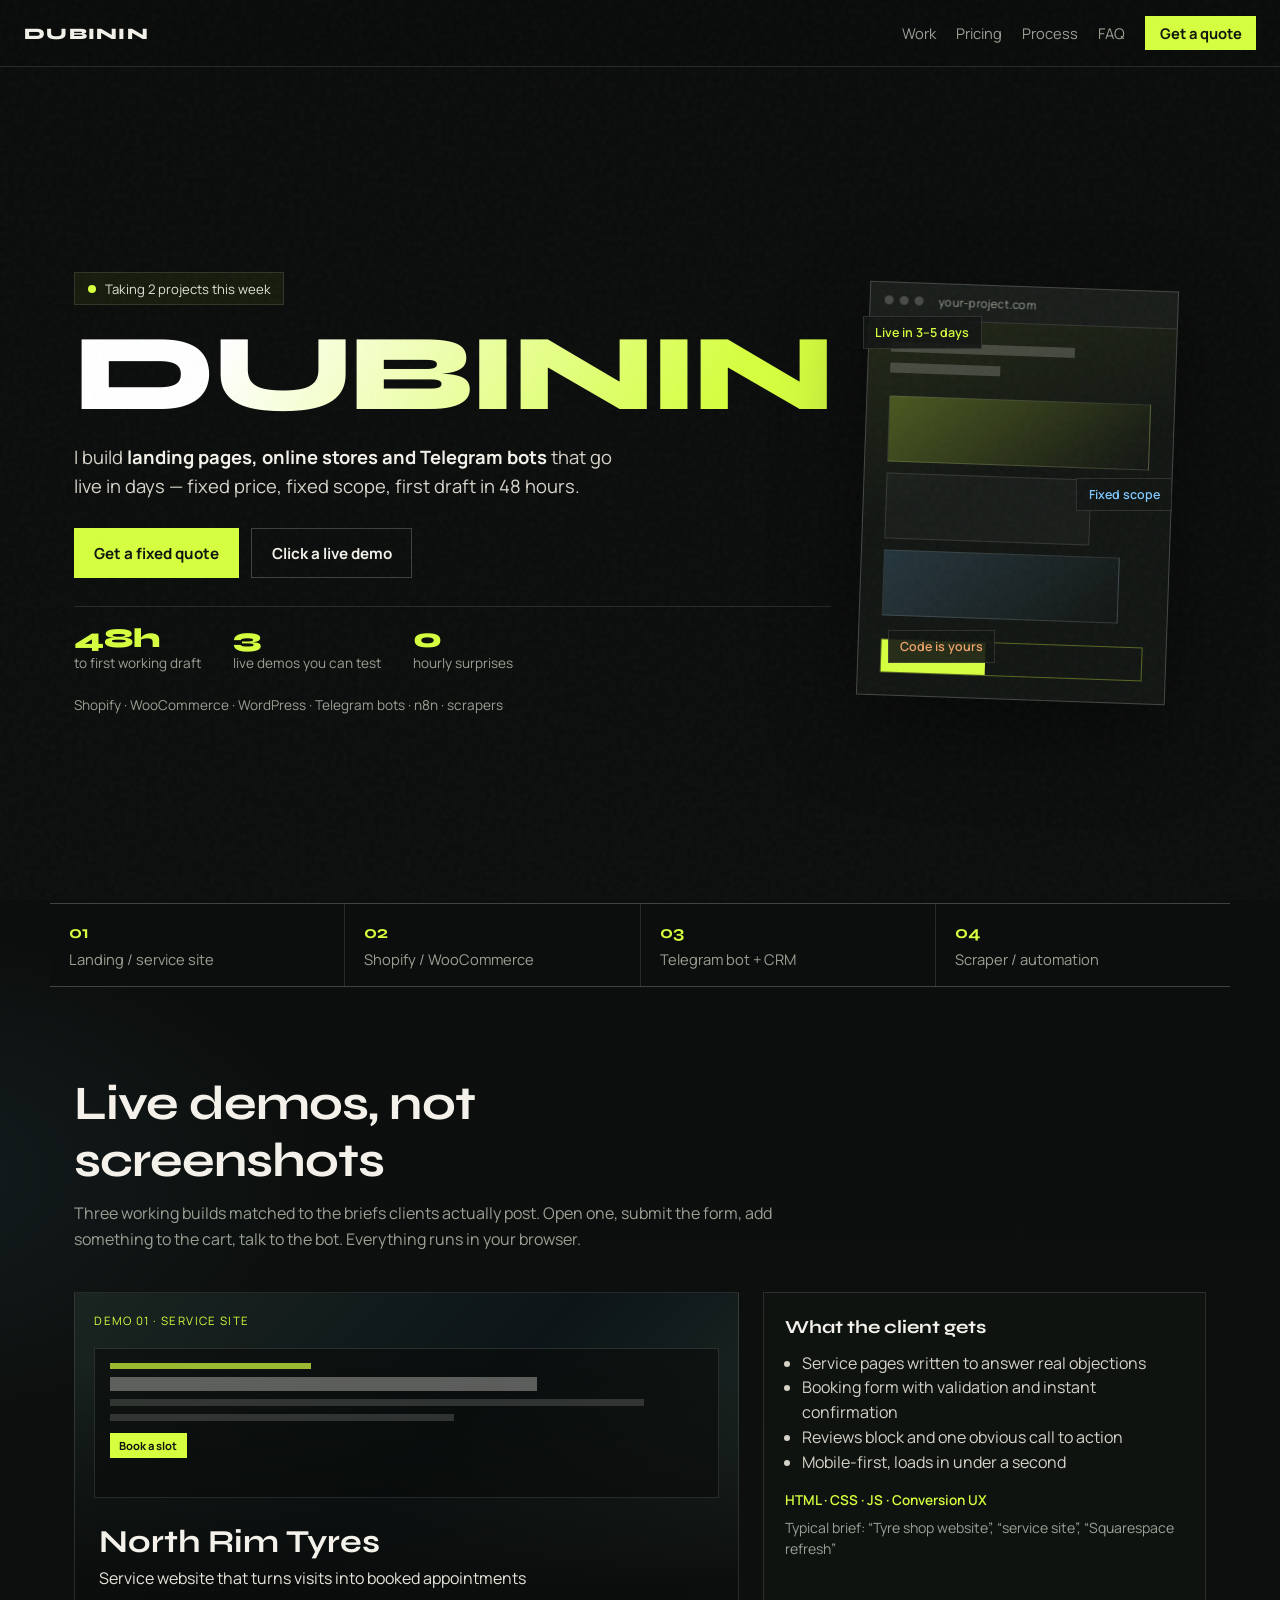
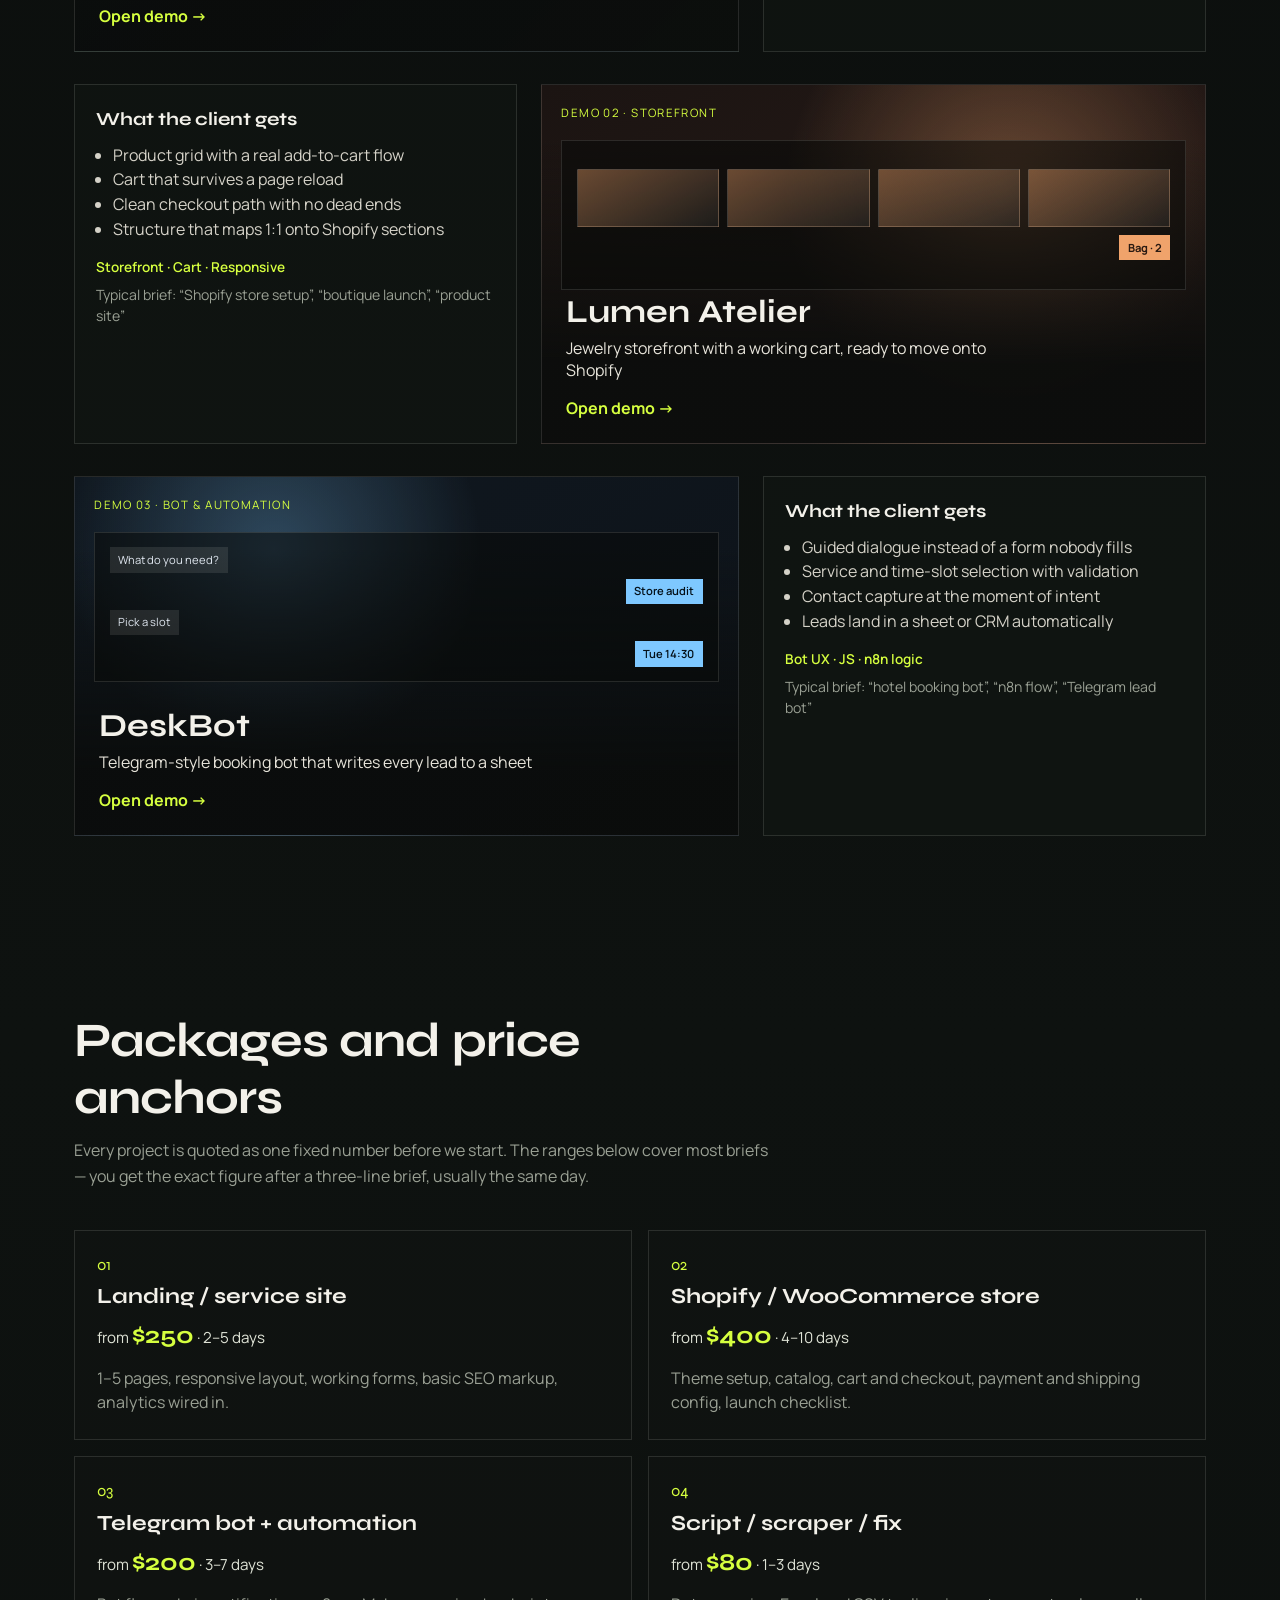
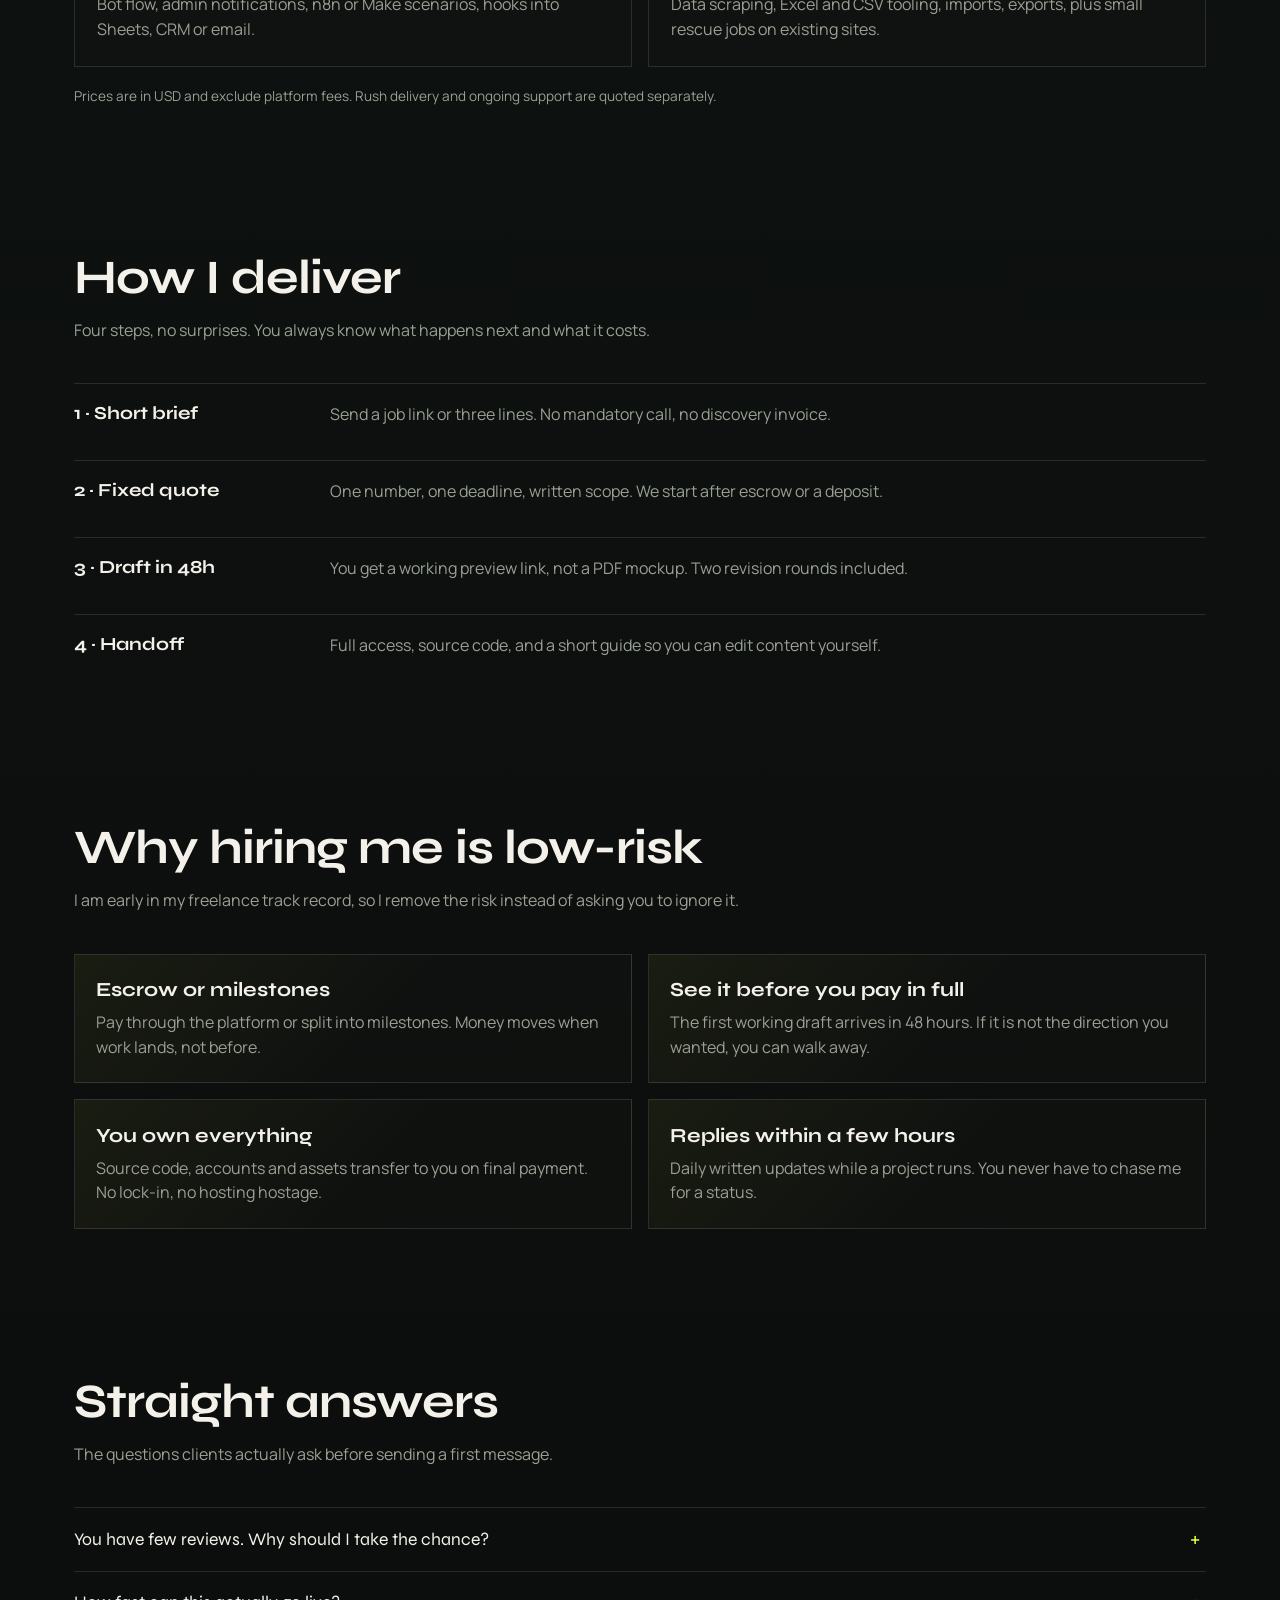
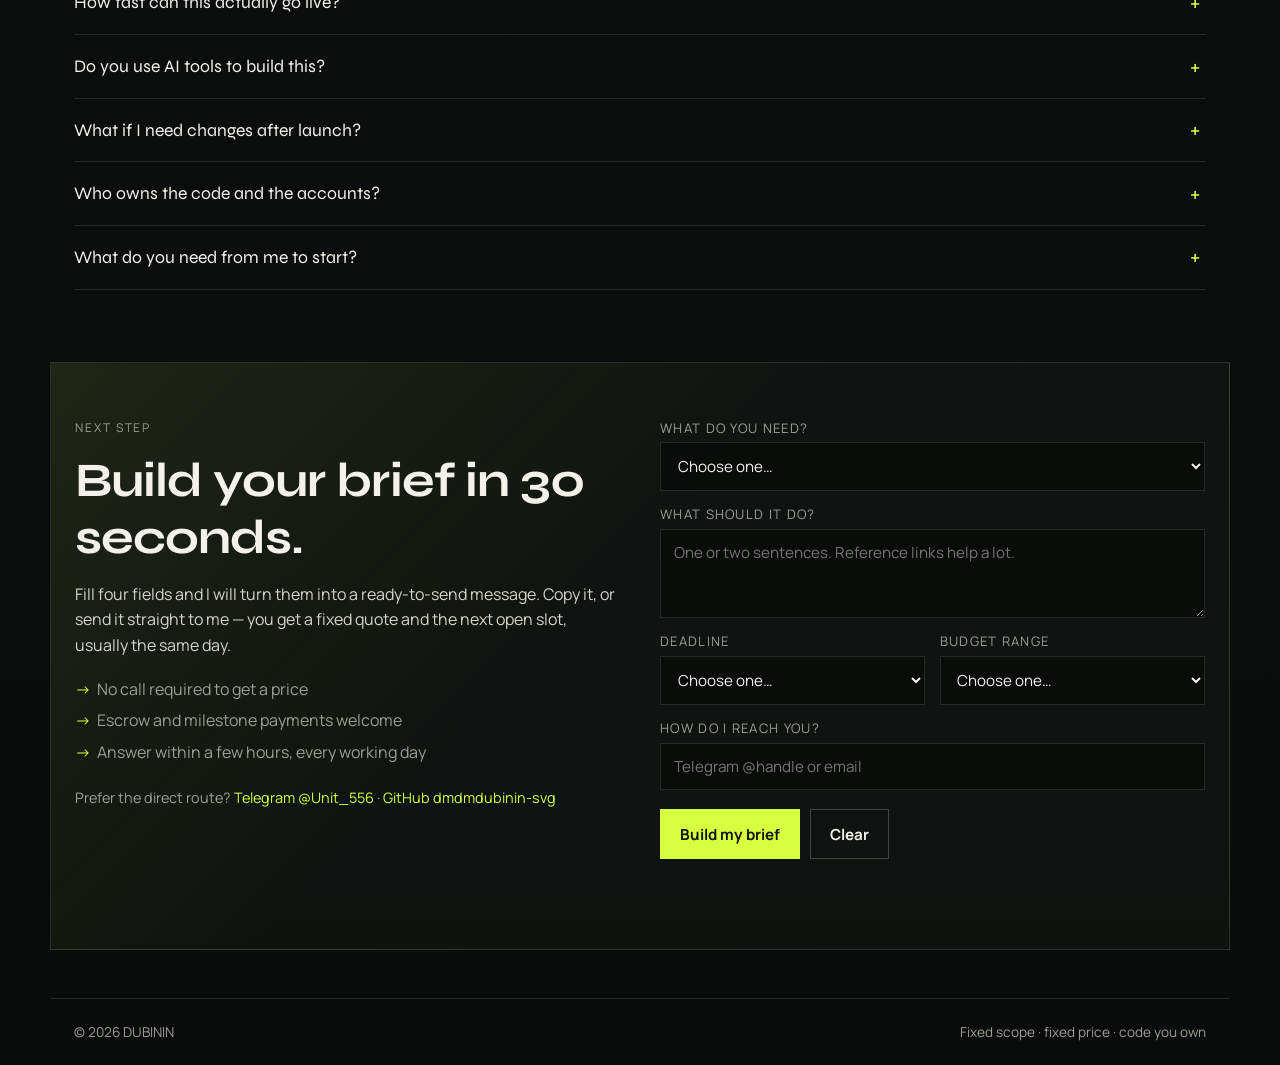
<file: index.html>
<!DOCTYPE html>
<html lang="en">
<head>
  <meta charset="UTF-8" />
  <meta name="viewport" content="width=device-width, initial-scale=1" />
  <title>DUBININ — landing pages, stores & Telegram bots shipped in days</title>
  <meta name="description" content="I build landing pages, Shopify/WooCommerce stores, Telegram bots and automations. Fixed price, fixed scope, first draft in 48 hours. Three live demos you can click right now." />
  <meta name="theme-color" content="#0a0c0b" />
  <link rel="canonical" href="https://dmdmdubinin-svg.github.io/portfolio/" />

  <meta property="og:type" content="website" />
  <meta property="og:url" content="https://dmdmdubinin-svg.github.io/portfolio/" />
  <meta property="og:title" content="DUBININ — websites, stores & bots shipped in days" />
  <meta property="og:description" content="Fixed price, fixed scope, first draft in 48 hours. Click three live demos before you decide." />
  <meta property="og:image" content="https://dmdmdubinin-svg.github.io/portfolio/assets/og.svg" />
  <meta name="twitter:card" content="summary_large_image" />
  <meta name="twitter:title" content="DUBININ — websites, stores & bots shipped in days" />
  <meta name="twitter:description" content="Fixed price, fixed scope, first draft in 48 hours. Click three live demos before you decide." />

  <link rel="icon" href="data:image/svg+xml,%3Csvg xmlns='http://www.w3.org/2000/svg' viewBox='0 0 64 64'%3E%3Crect width='64' height='64' fill='%230a0c0b'/%3E%3Cpath d='M16 14h16c11 0 18 7 18 18s-7 18-18 18H16z' fill='%23d6ff3f'/%3E%3Cpath d='M27 25h5a7 7 0 0 1 0 14h-5z' fill='%230a0c0b'/%3E%3C/svg%3E" />

  <link rel="preconnect" href="https://fonts.googleapis.com" />
  <link rel="preconnect" href="https://fonts.gstatic.com" crossorigin />
  <link href="https://fonts.googleapis.com/css2?family=Instrument+Serif:ital@0;1&family=Syne:wght@500;700;800&family=Manrope:wght@400;500;600;700&display=swap" rel="stylesheet" />
  <link rel="stylesheet" href="styles.css" />

  <script type="application/ld+json">
  {
    "@context": "https://schema.org",
    "@type": "ProfessionalService",
    "name": "DUBININ",
    "description": "Landing pages, Shopify and WooCommerce stores, Telegram bots and automations, delivered on a fixed scope in days.",
    "url": "https://dmdmdubinin-svg.github.io/portfolio/",
    "areaServed": "Worldwide",
    "availableLanguage": ["English", "Russian"],
    "serviceType": ["Web development", "E-commerce development", "Chatbot development", "Workflow automation"],
    "sameAs": ["https://github.com/dmdmdubinin-svg", "https://t.me/Unit_556"]
  }
  </script>
</head>
<body>
  <div class="noise" aria-hidden="true"></div>
  <a class="skip-link" href="#work">Skip to demos</a>

  <header class="top">
    <a class="logo" href="#top">DUBININ</a>
    <nav class="nav" id="nav" aria-label="Main">
      <a href="#work">Work</a>
      <a href="#pricing">Pricing</a>
      <a href="#process">Process</a>
      <a href="#faq">FAQ</a>
      <a class="nav-cta" href="#contact">Get a quote</a>
    </nav>
    <button class="nav-toggle" id="nav-toggle" type="button" aria-expanded="false" aria-controls="nav" aria-label="Open menu">
      <span></span><span></span><span></span>
    </button>
  </header>

  <main id="top">
    <section class="hero">
      <div class="hero-copy">
        <p class="status" id="availability">
          <span class="dot" aria-hidden="true"></span>
          Taking 2 projects this week
        </p>
        <h1 class="brand">DUBININ</h1>
        <p class="lead">
          I build <strong>landing pages, online stores and Telegram bots</strong> that go live in days —
          fixed price, fixed scope, first draft in 48 hours.
        </p>
        <div class="cta-row">
          <a class="btn primary" href="#contact">Get a fixed quote</a>
          <a class="btn ghost" href="#work">Click a live demo</a>
        </div>
        <dl class="metrics">
          <div><dt>48h</dt><dd>to first working draft</dd></div>
          <div><dt>3</dt><dd>live demos you can test</dd></div>
          <div><dt>0</dt><dd>hourly surprises</dd></div>
        </dl>
        <p class="trust">Shopify · WooCommerce · WordPress · Telegram bots · n8n · scrapers</p>
      </div>

      <div class="hero-stage" aria-hidden="true">
        <div class="orbit">
          <span class="chip chip-a">Live in 3–5 days</span>
          <span class="chip chip-b">Fixed scope</span>
          <span class="chip chip-c">Code is yours</span>
        </div>
        <div class="stage-panel">
          <div class="panel-chrome">
            <i></i><i></i><i></i>
            <span class="panel-url">your-project.com</span>
          </div>
          <div class="panel-body">
            <div class="panel-line"></div>
            <div class="panel-line short"></div>
            <div class="panel-grid">
              <div class="mini-card m1"></div>
              <div class="mini-card m2"></div>
              <div class="mini-card m3"></div>
            </div>
            <div class="panel-bar"><span class="panel-bar-fill"></span></div>
          </div>
        </div>
      </div>
    </section>

    <section class="strip" aria-label="What I build">
      <div class="strip-item"><strong>01</strong><span>Landing / service site</span></div>
      <div class="strip-item"><strong>02</strong><span>Shopify / WooCommerce</span></div>
      <div class="strip-item"><strong>03</strong><span>Telegram bot + CRM</span></div>
      <div class="strip-item"><strong>04</strong><span>Scraper / automation</span></div>
    </section>

    <section id="work" class="section">
      <div class="section-head">
        <h2>Live demos, not screenshots</h2>
        <p>
          Three working builds matched to the briefs clients actually post. Open one, submit the form,
          add something to the cart, talk to the bot. Everything runs in your browser.
        </p>
      </div>

      <article class="case">
        <a class="case-visual v-tyre" href="demos/tyre-shop/">
          <div class="case-badge">Demo 01 · Service site</div>
          <div class="case-mock mock-tyre" aria-hidden="true">
            <span class="mock-bar"></span>
            <span class="mock-head"></span>
            <span class="mock-row"></span>
            <span class="mock-row w70"></span>
            <span class="mock-btn">Book a slot</span>
          </div>
          <h3>North Rim Tyres</h3>
          <p>Service website that turns visits into booked appointments</p>
          <span class="case-link">Open demo →</span>
        </a>
        <div class="case-meta">
          <h4>What the client gets</h4>
          <ul>
            <li>Service pages written to answer real objections</li>
            <li>Booking form with validation and instant confirmation</li>
            <li>Reviews block and one obvious call to action</li>
            <li>Mobile-first, loads in under a second</li>
          </ul>
          <p class="tags">HTML · CSS · JS · Conversion UX</p>
          <p class="match">Typical brief: “Tyre shop website”, “service site”, “Squarespace refresh”</p>
        </div>
      </article>

      <article class="case reverse">
        <a class="case-visual v-boutique" href="demos/boutique/">
          <div class="case-badge">Demo 02 · Storefront</div>
          <div class="case-mock mock-shop" aria-hidden="true">
            <span class="mock-tile"></span>
            <span class="mock-tile"></span>
            <span class="mock-tile"></span>
            <span class="mock-tile"></span>
            <span class="mock-cart">Bag · 2</span>
          </div>
          <h3>Lumen Atelier</h3>
          <p>Jewelry storefront with a working cart, ready to move onto Shopify</p>
          <span class="case-link">Open demo →</span>
        </a>
        <div class="case-meta">
          <h4>What the client gets</h4>
          <ul>
            <li>Product grid with a real add-to-cart flow</li>
            <li>Cart that survives a page reload</li>
            <li>Clean checkout path with no dead ends</li>
            <li>Structure that maps 1:1 onto Shopify sections</li>
          </ul>
          <p class="tags">Storefront · Cart · Responsive</p>
          <p class="match">Typical brief: “Shopify store setup”, “boutique launch”, “product site”</p>
        </div>
      </article>

      <article class="case">
        <a class="case-visual v-bot" href="demos/booking-bot/">
          <div class="case-badge">Demo 03 · Bot & automation</div>
          <div class="case-mock mock-bot" aria-hidden="true">
            <span class="bubble b-in">What do you need?</span>
            <span class="bubble b-out">Store audit</span>
            <span class="bubble b-in">Pick a slot</span>
            <span class="bubble b-out">Tue 14:30</span>
          </div>
          <h3>DeskBot</h3>
          <p>Telegram-style booking bot that writes every lead to a sheet</p>
          <span class="case-link">Open demo →</span>
        </a>
        <div class="case-meta">
          <h4>What the client gets</h4>
          <ul>
            <li>Guided dialogue instead of a form nobody fills</li>
            <li>Service and time-slot selection with validation</li>
            <li>Contact capture at the moment of intent</li>
            <li>Leads land in a sheet or CRM automatically</li>
          </ul>
          <p class="tags">Bot UX · JS · n8n logic</p>
          <p class="match">Typical brief: “hotel booking bot”, “n8n flow”, “Telegram lead bot”</p>
        </div>
      </article>
    </section>

    <section id="pricing" class="section">
      <div class="section-head">
        <h2>Packages and price anchors</h2>
        <p>
          Every project is quoted as one fixed number before we start. The ranges below cover
          most briefs — you get the exact figure after a three-line brief, usually the same day.
        </p>
      </div>
      <div class="offer-grid">
        <div class="offer-item">
          <span class="offer-kicker">01</span>
          <h3>Landing / service site</h3>
          <p class="price">from <strong>$250</strong> · 2–5 days</p>
          <p>1–5 pages, responsive layout, working forms, basic SEO markup, analytics wired in.</p>
        </div>
        <div class="offer-item">
          <span class="offer-kicker">02</span>
          <h3>Shopify / WooCommerce store</h3>
          <p class="price">from <strong>$400</strong> · 4–10 days</p>
          <p>Theme setup, catalog, cart and checkout, payment and shipping config, launch checklist.</p>
        </div>
        <div class="offer-item">
          <span class="offer-kicker">03</span>
          <h3>Telegram bot + automation</h3>
          <p class="price">from <strong>$200</strong> · 3–7 days</p>
          <p>Bot flow, admin notifications, n8n or Make scenarios, hooks into Sheets, CRM or email.</p>
        </div>
        <div class="offer-item">
          <span class="offer-kicker">04</span>
          <h3>Script / scraper / fix</h3>
          <p class="price">from <strong>$80</strong> · 1–3 days</p>
          <p>Data scraping, Excel and CSV tooling, imports, exports, plus small rescue jobs on existing sites.</p>
        </div>
      </div>
      <p class="pricing-note">
        Prices are in USD and exclude platform fees. Rush delivery and ongoing support are quoted separately.
      </p>
    </section>

    <section id="process" class="section process">
      <div class="section-head">
        <h2>How I deliver</h2>
        <p>Four steps, no surprises. You always know what happens next and what it costs.</p>
      </div>
      <ol class="steps">
        <li>
          <strong>1 · Short brief</strong>
          <span>Send a job link or three lines. No mandatory call, no discovery invoice.</span>
        </li>
        <li>
          <strong>2 · Fixed quote</strong>
          <span>One number, one deadline, written scope. We start after escrow or a deposit.</span>
        </li>
        <li>
          <strong>3 · Draft in 48h</strong>
          <span>You get a working preview link, not a PDF mockup. Two revision rounds included.</span>
        </li>
        <li>
          <strong>4 · Handoff</strong>
          <span>Full access, source code, and a short guide so you can edit content yourself.</span>
        </li>
      </ol>
    </section>

    <section id="risk" class="section risk">
      <div class="section-head">
        <h2>Why hiring me is low-risk</h2>
        <p>I am early in my freelance track record, so I remove the risk instead of asking you to ignore it.</p>
      </div>
      <div class="risk-grid">
        <div class="risk-item">
          <h3>Escrow or milestones</h3>
          <p>Pay through the platform or split into milestones. Money moves when work lands, not before.</p>
        </div>
        <div class="risk-item">
          <h3>See it before you pay in full</h3>
          <p>The first working draft arrives in 48 hours. If it is not the direction you wanted, you can walk away.</p>
        </div>
        <div class="risk-item">
          <h3>You own everything</h3>
          <p>Source code, accounts and assets transfer to you on final payment. No lock-in, no hosting hostage.</p>
        </div>
        <div class="risk-item">
          <h3>Replies within a few hours</h3>
          <p>Daily written updates while a project runs. You never have to chase me for a status.</p>
        </div>
      </div>
    </section>

    <section id="faq" class="section faq">
      <div class="section-head">
        <h2>Straight answers</h2>
        <p>The questions clients actually ask before sending a first message.</p>
      </div>
      <div class="faq-list">
        <details>
          <summary>You have few reviews. Why should I take the chance?</summary>
          <p>
            Because the risk sits on my side, not yours. Work through escrow or milestones, judge the
            48-hour draft before releasing the bulk of the payment, and check the demos above — they are
            real running code, and the source is public on GitHub.
          </p>
        </details>
        <details>
          <summary>How fast can this actually go live?</summary>
          <p>
            A landing page is typically 2–5 days end to end. A store is 4–10 days depending on catalog size.
            A bot with automations is 3–7 days. Rush delivery is possible and is quoted separately.
          </p>
        </details>
        <details>
          <summary>Do you use AI tools to build this?</summary>
          <p>
            Yes, and I am upfront about it. AI speeds up the boring parts; the architecture, testing and
            final quality are mine. You get readable code, a real handoff document and a person who
            answers when something breaks.
          </p>
        </details>
        <details>
          <summary>What if I need changes after launch?</summary>
          <p>
            Two revision rounds are included inside the agreed scope. After that, small changes are quoted
            per task, or you can keep me on a light monthly retainer.
          </p>
        </details>
        <details>
          <summary>Who owns the code and the accounts?</summary>
          <p>
            You do, fully, from final payment onward. Everything is created under your accounts wherever
            possible, and I hand over credentials at the end.
          </p>
        </details>
        <details>
          <summary>What do you need from me to start?</summary>
          <p>
            The goal of the project, one or two reference links you like, your deadline and your budget
            range. That is enough for a fixed quote. Content and assets can arrive while I build.
          </p>
        </details>
      </div>
    </section>

    <section id="contact" class="contact">
      <div class="contact-copy">
        <p class="eyebrow">Next step</p>
        <h2>Build your brief in 30 seconds.</h2>
        <p class="contact-lead">
          Fill four fields and I will turn them into a ready-to-send message. Copy it, or send it
          straight to me — you get a fixed quote and the next open slot, usually the same day.
        </p>
        <ul class="contact-points">
          <li>No call required to get a price</li>
          <li>Escrow and milestone payments welcome</li>
          <li>Answer within a few hours, every working day</li>
        </ul>
        <p class="contact-note">
          Prefer the direct route?
          <span id="tg-direct-wrap"><a id="tg-direct" href="https://t.me/Unit_556" target="_blank" rel="noopener">Telegram @Unit_556</a> · </span><a href="https://github.com/dmdmdubinin-svg" target="_blank" rel="noopener">GitHub dmdmdubinin-svg</a>
        </p>
      </div>

      <form class="brief" id="brief-form" novalidate>
        <div class="field">
          <label for="brief-type">What do you need?</label>
          <select id="brief-type" name="type" required>
            <option value="">Choose one…</option>
            <option>Landing / service site</option>
            <option>Shopify / WooCommerce store</option>
            <option>Telegram bot + automation</option>
            <option>Script, scraper or a fix</option>
            <option>Not sure yet</option>
          </select>
        </div>
        <div class="field">
          <label for="brief-goal">What should it do?</label>
          <textarea id="brief-goal" name="goal" rows="3" required placeholder="One or two sentences. Reference links help a lot."></textarea>
        </div>
        <div class="field-row">
          <div class="field">
            <label for="brief-deadline">Deadline</label>
            <select id="brief-deadline" name="deadline" required>
              <option value="">Choose one…</option>
              <option>ASAP (rush)</option>
              <option>This week</option>
              <option>Within 2 weeks</option>
              <option>This month</option>
              <option>Flexible</option>
            </select>
          </div>
          <div class="field">
            <label for="brief-budget">Budget range</label>
            <select id="brief-budget" name="budget" required>
              <option value="">Choose one…</option>
              <option>Under $150</option>
              <option>$150–400</option>
              <option>$400–800</option>
              <option>$800–2000</option>
              <option>$2000+</option>
            </select>
          </div>
        </div>
        <div class="field">
          <label for="brief-contact">How do I reach you?</label>
          <input id="brief-contact" name="contact" type="text" required placeholder="Telegram @handle or email" />
        </div>

        <div class="brief-actions">
          <button class="btn primary" type="submit">Build my brief</button>
          <button class="btn ghost" type="button" id="brief-reset">Clear</button>
        </div>

        <output class="brief-output" id="brief-output" hidden>
          <p class="brief-output-label">Ready to send:</p>
          <textarea id="brief-text" rows="9" readonly aria-label="Generated brief"></textarea>
          <div class="brief-actions">
            <button class="btn primary" type="button" id="copy-brief">Copy brief</button>
            <a class="btn ghost" id="tg-link" href="https://github.com/dmdmdubinin-svg" target="_blank" rel="noopener">Send on Telegram</a>
            <a class="btn ghost" id="mail-link" href="#">Send by email</a>
          </div>
        </output>
        <p class="brief-status" id="brief-status" role="status" aria-live="polite"></p>
      </form>
    </section>
  </main>

  <footer class="foot">
    <span>© <span id="year">2026</span> DUBININ</span>
    <span>Fixed scope · fixed price · code you own</span>
  </footer>

  <a class="mobile-cta" id="mobile-cta" href="#contact">Get a fixed quote</a>

  <script src="main.js"></script>
</body>
</html>
</file>
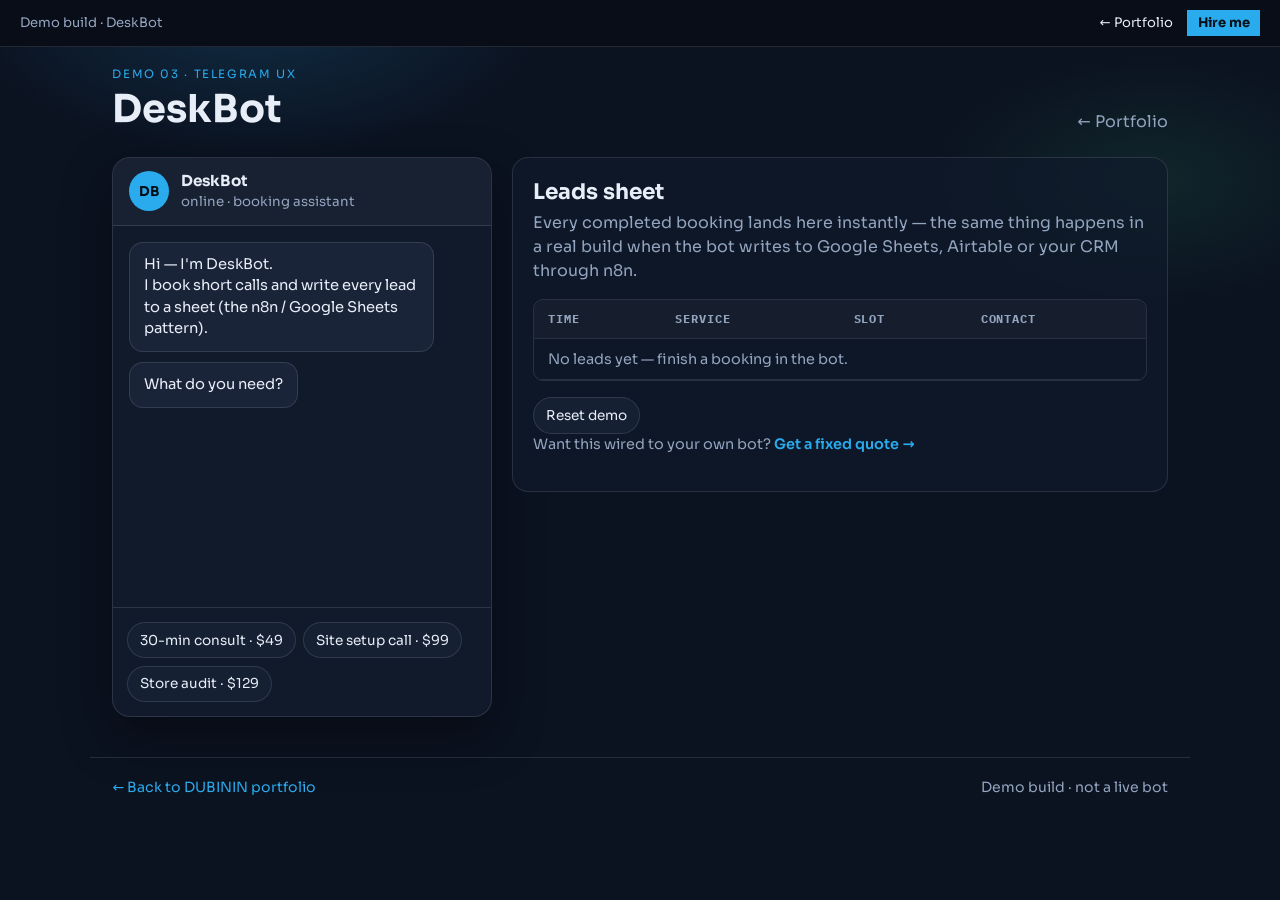
<file: demos/booking-bot/index.html>
<!DOCTYPE html>
<html lang="en">
<head>
  <meta charset="UTF-8" />
  <meta name="viewport" content="width=device-width, initial-scale=1" />
  <title>DeskBot — Telegram booking bot demo by DUBININ</title>
  <meta name="description" content="Interactive Telegram-style booking bot demo by DUBININ. Guided dialogue, slot selection, contact capture and leads written to a sheet." />
  <meta name="robots" content="noindex" />
  <meta name="theme-color" content="#0b1220" />
  <link rel="icon" href="data:image/svg+xml,%3Csvg xmlns='http://www.w3.org/2000/svg' viewBox='0 0 64 64'%3E%3Crect width='64' height='64' fill='%230b1220'/%3E%3Cpath d='M12 32l40-16-8 36-12-10-6 8-2-12z' fill='%232aabee'/%3E%3C/svg%3E" />
  <link rel="preconnect" href="https://fonts.googleapis.com" />
  <link rel="preconnect" href="https://fonts.gstatic.com" crossorigin />
  <link href="https://fonts.googleapis.com/css2?family=IBM+Plex+Mono:wght@400;500;600&family=Sora:wght@400;500;600;700&display=swap" rel="stylesheet" />
  <link rel="stylesheet" href="styles.css" />
</head>
<body>
  <div class="demo-bar">
    <span>Demo build · DeskBot</span>
    <span class="demo-bar-links">
      <a href="../../">← Portfolio</a>
      <a class="demo-hire" href="../../#contact">Hire me</a>
    </span>
  </div>

  <header class="top">
    <div>
      <p class="kicker">Demo 03 · Telegram UX</p>
      <h1>DeskBot</h1>
    </div>
    <a class="back" href="../../">← Portfolio</a>
  </header>

  <main class="layout">
    <section class="phone" aria-label="Bot simulator">
      <div class="phone-bar">
        <span class="avatar" aria-hidden="true">DB</span>
        <div>
          <strong>DeskBot</strong>
          <small>online · booking assistant</small>
        </div>
      </div>
      <div id="chat" class="chat" role="log" aria-live="polite"></div>
      <div id="actions" class="actions"></div>
    </section>

    <section class="sheet">
      <h2>Leads sheet</h2>
      <p>
        Every completed booking lands here instantly — the same thing happens in a real build when
        the bot writes to Google Sheets, Airtable or your CRM through n8n.
      </p>
      <div class="table-wrap">
        <table>
          <thead>
            <tr>
              <th>Time</th>
              <th>Service</th>
              <th>Slot</th>
              <th>Contact</th>
            </tr>
          </thead>
          <tbody id="leads-body">
            <tr class="empty-row"><td colspan="4">No leads yet — finish a booking in the bot.</td></tr>
          </tbody>
        </table>
      </div>
      <button type="button" id="reset-btn" class="reset">Reset demo</button>
      <p class="sheet-cta">Want this wired to your own bot? <a href="../../#contact">Get a fixed quote →</a></p>
    </section>
  </main>

  <footer class="foot">
    <a href="../../">← Back to DUBININ portfolio</a>
    <span>Demo build · not a live bot</span>
  </footer>

  <script src="app.js"></script>
</body>
</html>
</file>
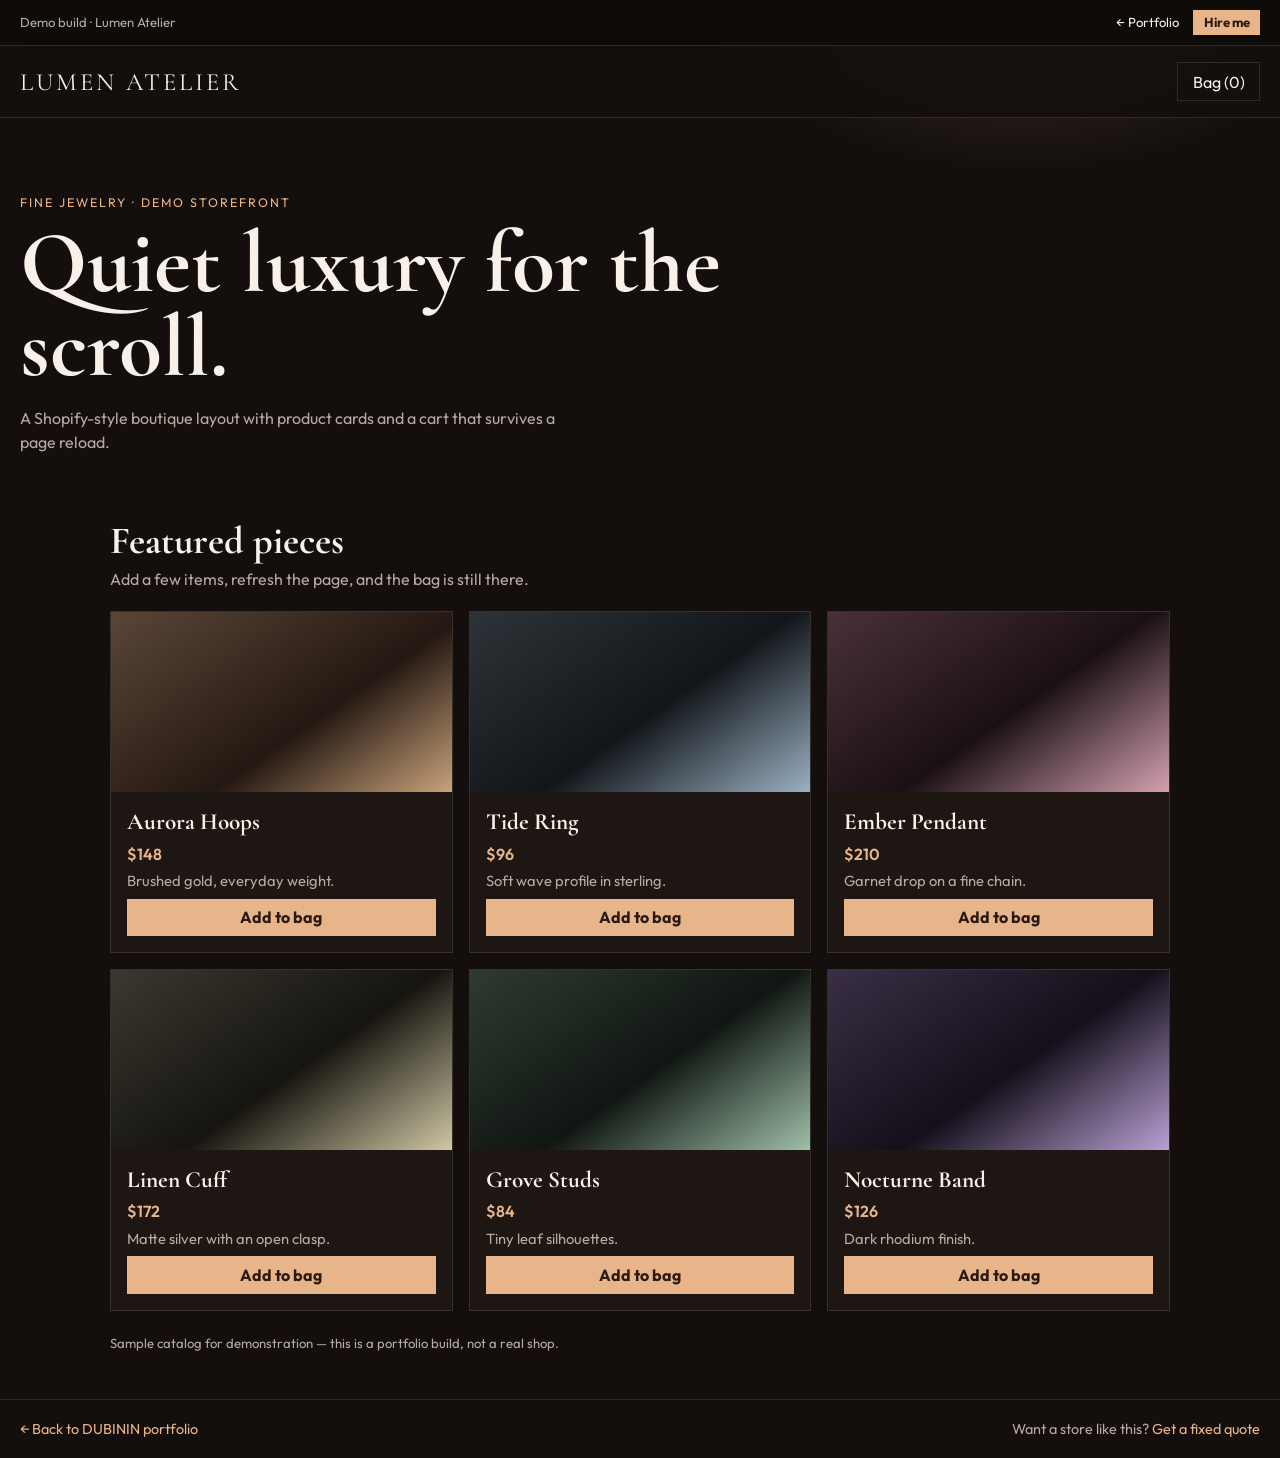
<file: demos/boutique/index.html>
<!DOCTYPE html>
<html lang="en">
<head>
  <meta charset="UTF-8" />
  <meta name="viewport" content="width=device-width, initial-scale=1" />
  <title>Lumen Atelier — boutique storefront demo by DUBININ</title>
  <meta name="description" content="Demo jewelry storefront with a working cart that survives reloads, built by DUBININ. Shopify-ready structure, minimal e-commerce UI." />
  <meta name="robots" content="noindex" />
  <meta name="theme-color" content="#140f0d" />
  <link rel="icon" href="data:image/svg+xml,%3Csvg xmlns='http://www.w3.org/2000/svg' viewBox='0 0 64 64'%3E%3Crect width='64' height='64' fill='%23140f0d'/%3E%3Cpath d='M32 14l14 12-14 24-14-24z' fill='%23e8b48a'/%3E%3C/svg%3E" />
  <link rel="preconnect" href="https://fonts.googleapis.com" />
  <link rel="preconnect" href="https://fonts.gstatic.com" crossorigin />
  <link href="https://fonts.googleapis.com/css2?family=Cormorant+Garamond:wght@500;600;700&family=Outfit:wght@400;500;600;700&display=swap" rel="stylesheet" />
  <link rel="stylesheet" href="styles.css" />
</head>
<body>
  <div class="demo-bar">
    <span>Demo build · Lumen Atelier</span>
    <span class="demo-bar-links">
      <a href="../../">← Portfolio</a>
      <a class="demo-hire" href="../../#contact">Hire me</a>
    </span>
  </div>

  <header class="top">
    <a class="brand" href="./">LUMEN ATELIER</a>
    <button id="cart-btn" class="cart-btn" type="button" aria-haspopup="dialog">
      Bag (<span id="cart-count">0</span>)
    </button>
  </header>

  <main>
    <section class="hero">
      <p class="kicker">Fine jewelry · demo storefront</p>
      <h1>Quiet luxury for the scroll.</h1>
      <p class="sub">A Shopify-style boutique layout with product cards and a cart that survives a page reload.</p>
    </section>

    <section class="catalog" id="catalog">
      <div class="section-head">
        <h2>Featured pieces</h2>
        <p>Add a few items, refresh the page, and the bag is still there.</p>
      </div>
      <div class="grid" id="product-grid"></div>
      <p class="disclaimer">Sample catalog for demonstration — this is a portfolio build, not a real shop.</p>
    </section>
  </main>

  <div id="cart-drawer" class="drawer" role="dialog" aria-modal="true" aria-label="Shopping bag" aria-hidden="true">
    <div class="drawer-panel">
      <div class="drawer-top">
        <h2>Your bag</h2>
        <button type="button" id="close-cart">Close</button>
      </div>
      <div id="cart-items" class="cart-items"></div>
      <div class="drawer-foot">
        <p>Total: <strong id="cart-total">$0</strong></p>
        <button type="button" id="checkout-btn">Checkout demo</button>
      </div>
      <p class="drawer-msg" id="drawer-msg" role="status" aria-live="polite"></p>
    </div>
  </div>

  <footer>
    <a href="../../">← Back to DUBININ portfolio</a>
    <span>Want a store like this? <a href="../../#contact">Get a fixed quote</a></span>
  </footer>
  <script src="app.js"></script>
</body>
</html>
</file>
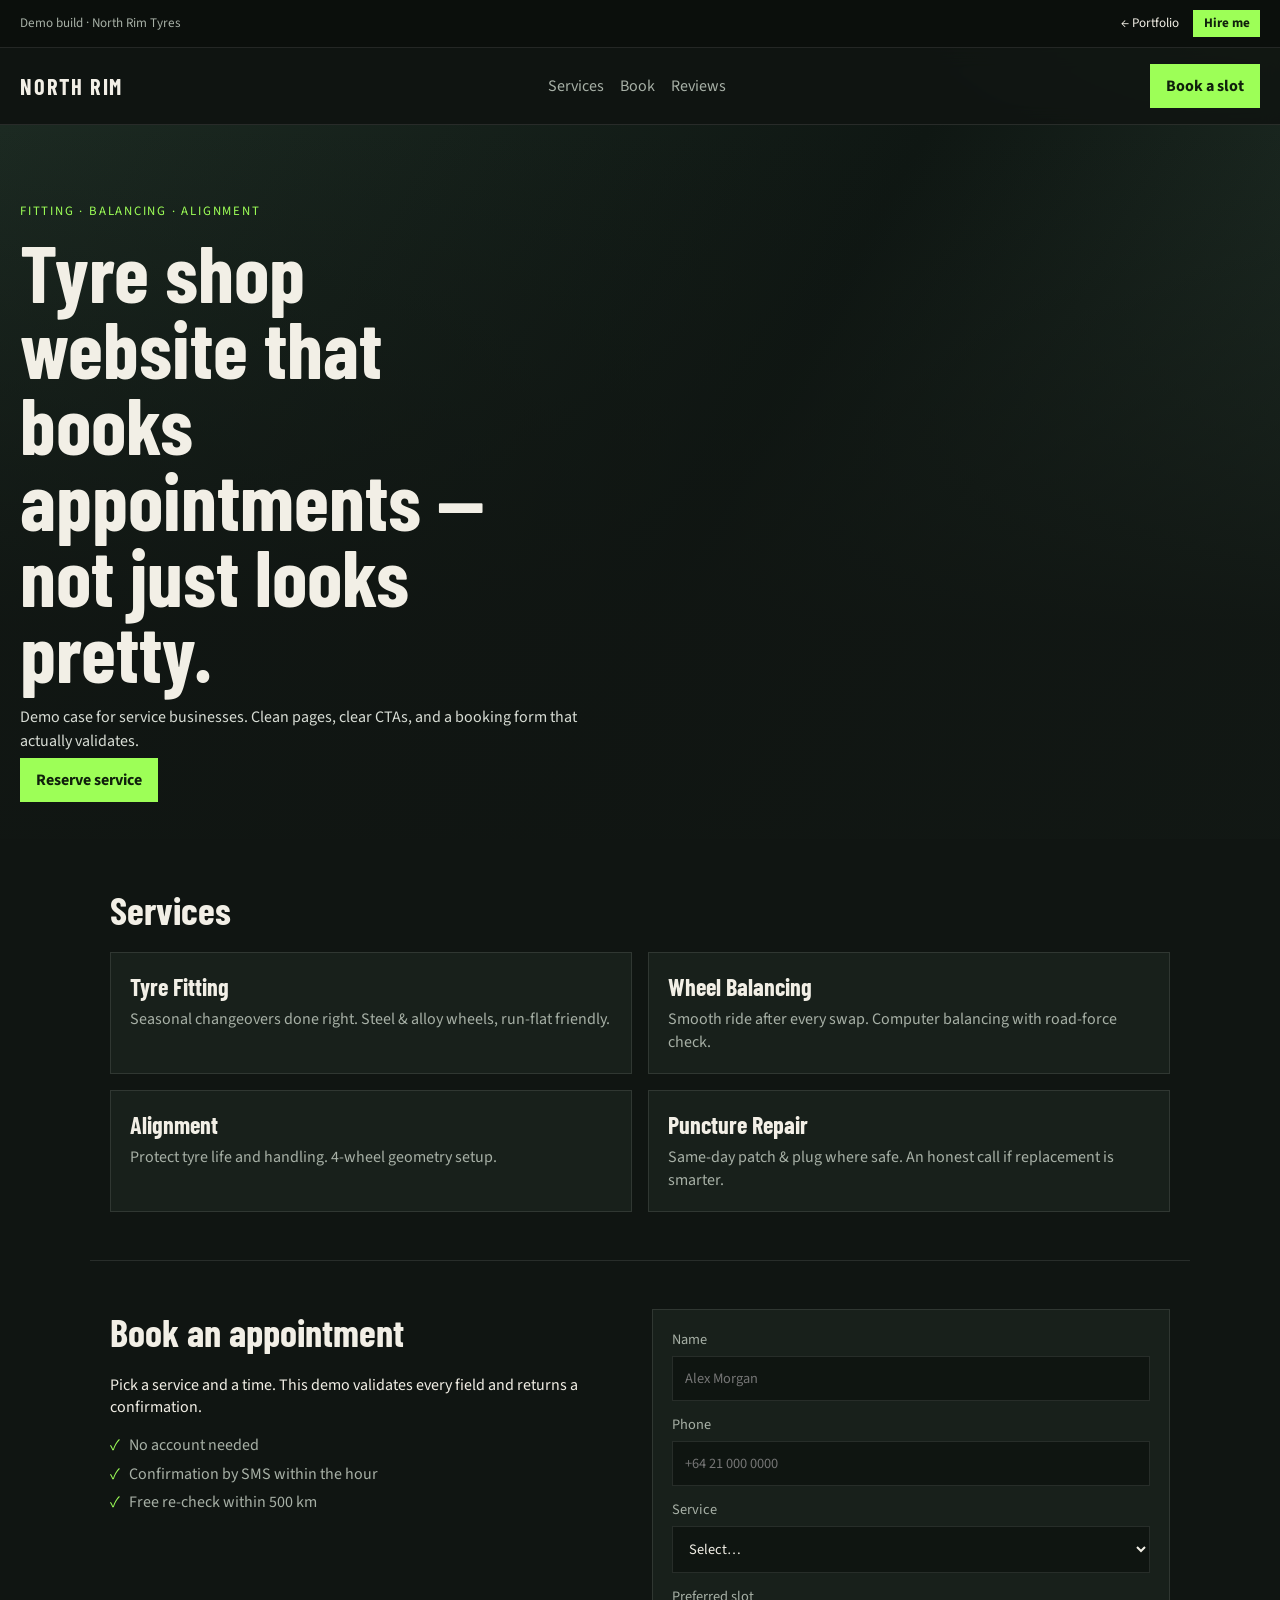
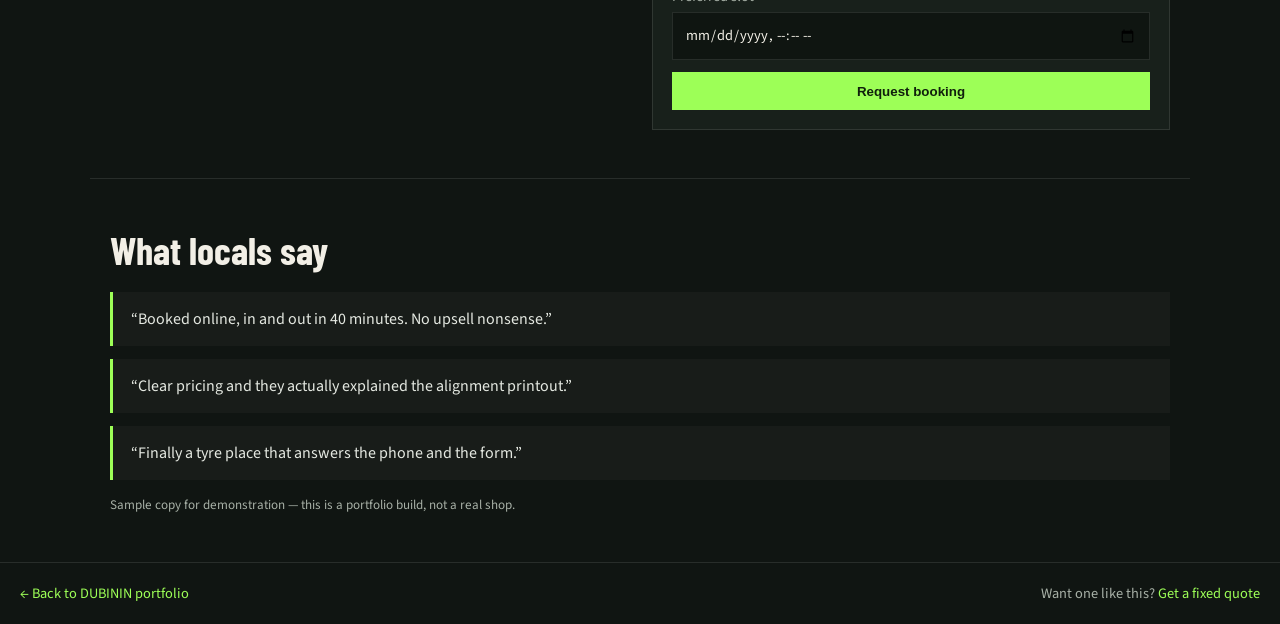
<file: demos/tyre-shop/index.html>
<!DOCTYPE html>
<html lang="en">
<head>
  <meta charset="UTF-8" />
  <meta name="viewport" content="width=device-width, initial-scale=1" />
  <title>North Rim Tyres — service site demo by DUBININ</title>
  <meta name="description" content="Demo tyre-shop website with a working booking form, built by DUBININ. Service pages, validation, confirmation and mobile-first layout." />
  <meta name="robots" content="noindex" />
  <meta name="theme-color" content="#101512" />
  <link rel="icon" href="data:image/svg+xml,%3Csvg xmlns='http://www.w3.org/2000/svg' viewBox='0 0 64 64'%3E%3Crect width='64' height='64' fill='%23101512'/%3E%3Ccircle cx='32' cy='32' r='18' fill='none' stroke='%239dff57' stroke-width='7'/%3E%3C/svg%3E" />
  <link rel="preconnect" href="https://fonts.googleapis.com" />
  <link rel="preconnect" href="https://fonts.gstatic.com" crossorigin />
  <link href="https://fonts.googleapis.com/css2?family=Barlow+Condensed:wght@600;700&family=Source+Sans+3:wght@400;600;700&display=swap" rel="stylesheet" />
  <link rel="stylesheet" href="styles.css" />
</head>
<body>
  <div class="demo-bar">
    <span>Demo build · North Rim Tyres</span>
    <span class="demo-bar-links">
      <a href="../../">← Portfolio</a>
      <a class="demo-hire" href="../../#contact">Hire me</a>
    </span>
  </div>

  <header class="top">
    <a class="brand" href="./">NORTH RIM</a>
    <nav>
      <a href="#services">Services</a>
      <a href="#book">Book</a>
      <a href="#reviews">Reviews</a>
    </nav>
    <a class="top-cta" href="#book">Book a slot</a>
  </header>

  <main>
    <section class="hero">
      <div class="hero-copy">
        <p class="kicker">Fitting · Balancing · Alignment</p>
        <h1>Tyre shop website that books appointments — not just looks pretty.</h1>
        <p class="sub">Demo case for service businesses. Clean pages, clear CTAs, and a booking form that actually validates.</p>
        <a class="btn" href="#book">Reserve service</a>
      </div>
    </section>

    <section id="services" class="services">
      <h2>Services</h2>
      <div class="grid">
        <article>
          <h3>Tyre Fitting</h3>
          <p>Seasonal changeovers done right. Steel &amp; alloy wheels, run-flat friendly.</p>
        </article>
        <article>
          <h3>Wheel Balancing</h3>
          <p>Smooth ride after every swap. Computer balancing with road-force check.</p>
        </article>
        <article>
          <h3>Alignment</h3>
          <p>Protect tyre life and handling. 4-wheel geometry setup.</p>
        </article>
        <article>
          <h3>Puncture Repair</h3>
          <p>Same-day patch &amp; plug where safe. An honest call if replacement is smarter.</p>
        </article>
      </div>
    </section>

    <section id="book" class="book">
      <div>
        <h2>Book an appointment</h2>
        <p>Pick a service and a time. This demo validates every field and returns a confirmation.</p>
        <ul class="book-points">
          <li>No account needed</li>
          <li>Confirmation by SMS within the hour</li>
          <li>Free re-check within 500 km</li>
        </ul>
      </div>
      <form id="booking-form" novalidate>
        <label>Name
          <input name="name" required autocomplete="name" placeholder="Alex Morgan" />
        </label>
        <label>Phone
          <input name="phone" type="tel" required autocomplete="tel" placeholder="+64 21 000 0000" />
        </label>
        <label>Service
          <select name="service" required>
            <option value="">Select…</option>
            <option>Tyre Fitting</option>
            <option>Wheel Balancing</option>
            <option>Alignment</option>
            <option>Puncture Repair</option>
          </select>
        </label>
        <label>Preferred slot
          <input name="slot" type="datetime-local" required />
        </label>
        <button type="submit">Request booking</button>
        <p id="form-msg" class="msg" role="status" aria-live="polite" hidden></p>
      </form>
    </section>

    <section id="reviews" class="reviews">
      <h2>What locals say</h2>
      <div class="quotes">
        <blockquote>“Booked online, in and out in 40 minutes. No upsell nonsense.”</blockquote>
        <blockquote>“Clear pricing and they actually explained the alignment printout.”</blockquote>
        <blockquote>“Finally a tyre place that answers the phone and the form.”</blockquote>
      </div>
      <p class="disclaimer">Sample copy for demonstration — this is a portfolio build, not a real shop.</p>
    </section>
  </main>

  <footer>
    <a href="../../">← Back to DUBININ portfolio</a>
    <span>Want one like this? <a href="../../#contact">Get a fixed quote</a></span>
  </footer>
  <script src="app.js"></script>
</body>
</html>
</file>
<file: styles.css>
:root {
  --bg: #0a0c0b;
  --bg-2: #121613;
  --ink: #f3f1ea;
  --muted: #9aa094;
  --line: rgba(243, 241, 234, 0.12);
  --line-strong: rgba(243, 241, 234, 0.22);
  --accent: #d6ff3f;
  --accent-ink: #10140c;
  --warm: #f0a36b;
  --blue: #7ec8ff;
  --display: "Syne", system-ui, sans-serif;
  --sans: "Manrope", system-ui, sans-serif;
  --header-h: 64px;
}

* { box-sizing: border-box; }

html {
  scroll-behavior: smooth;
  -webkit-text-size-adjust: 100%;
}

body {
  margin: 0;
  color: var(--ink);
  font-family: var(--sans);
  background:
    radial-gradient(1200px 600px at 80% -10%, rgba(214, 255, 63, 0.12), transparent 55%),
    radial-gradient(900px 500px at -10% 20%, rgba(126, 200, 255, 0.08), transparent 50%),
    linear-gradient(180deg, #0a0c0b 0%, #0e1210 45%, #0a0c0b 100%);
  min-height: 100vh;
  overflow-x: hidden;
}

a { color: inherit; text-decoration: none; }
img { max-width: 100%; display: block; }

/* flex/grid display values would otherwise beat the UA rule for [hidden] */
[hidden] { display: none !important; }

:focus-visible {
  outline: 2px solid var(--accent);
  outline-offset: 3px;
}

section[id] { scroll-margin-top: calc(var(--header-h) + 16px); }

.skip-link {
  position: absolute;
  left: -9999px;
  top: 0;
  z-index: 100;
  background: var(--accent);
  color: var(--accent-ink);
  padding: 0.7rem 1rem;
  font-weight: 700;
}
.skip-link:focus { left: 0; }

.noise {
  pointer-events: none;
  position: fixed;
  inset: 0;
  z-index: 50;
  opacity: 0.035;
  background-image: url("data:image/svg+xml,%3Csvg viewBox='0 0 200 200' xmlns='http://www.w3.org/2000/svg'%3E%3Cfilter id='n'%3E%3CfeTurbulence type='fractalNoise' baseFrequency='0.85' numOctaves='4' stitchTiles='stitch'/%3E%3C/filter%3E%3Crect width='100%25' height='100%25' filter='url(%23n)'/%3E%3C/svg%3E");
}

/* ---------- header ---------- */

.top {
  position: sticky;
  top: 0;
  z-index: 40;
  display: flex;
  align-items: center;
  justify-content: space-between;
  gap: 1rem;
  padding: 1rem 1.5rem;
  min-height: var(--header-h);
  backdrop-filter: blur(14px);
  background: rgba(10, 12, 11, 0.78);
  border-bottom: 1px solid var(--line);
}

.logo {
  font-family: var(--display);
  font-weight: 800;
  letter-spacing: 0.08em;
  font-size: 1rem;
}

.nav {
  display: flex;
  gap: 1.25rem;
  align-items: center;
  font-size: 0.92rem;
  color: var(--muted);
}

.nav a { transition: color 0.2s ease; }
.nav a:hover { color: var(--ink); }
.nav a.active { color: var(--ink); }
.nav a:not(.nav-cta).active { box-shadow: inset 0 -2px 0 var(--accent); }

.nav-cta {
  color: var(--accent-ink) !important;
  background: var(--accent);
  padding: 0.45rem 0.9rem;
  font-weight: 700;
  box-shadow: none !important;
}

.nav-toggle {
  display: none;
  flex-direction: column;
  justify-content: center;
  gap: 5px;
  width: 42px;
  height: 38px;
  padding: 0 9px;
  background: transparent;
  border: 1px solid var(--line);
  cursor: pointer;
}
.nav-toggle span {
  display: block;
  height: 2px;
  background: var(--ink);
  transition: transform 0.25s ease, opacity 0.2s ease;
}
.nav-toggle[aria-expanded="true"] span:nth-child(1) { transform: translateY(7px) rotate(45deg); }
.nav-toggle[aria-expanded="true"] span:nth-child(2) { opacity: 0; }
.nav-toggle[aria-expanded="true"] span:nth-child(3) { transform: translateY(-7px) rotate(-45deg); }

/* ---------- hero ---------- */

.hero {
  min-height: calc(100vh - var(--header-h));
  display: grid;
  grid-template-columns: 1.1fr 0.9fr;
  gap: 2rem;
  align-items: center;
  padding: 3.5rem 1.5rem 2.5rem;
  max-width: 1180px;
  margin: 0 auto;
}

.eyebrow {
  text-transform: uppercase;
  letter-spacing: 0.16em;
  font-size: 0.75rem;
  color: var(--muted);
  margin: 0 0 1rem;
}

.status {
  display: inline-flex;
  align-items: center;
  gap: 0.55rem;
  margin: 0 0 1.25rem;
  padding: 0.4rem 0.8rem;
  border: 1px solid var(--line);
  background: rgba(214, 255, 63, 0.06);
  font-size: 0.82rem;
  color: #dfe3d6;
}
.status .dot {
  width: 8px;
  height: 8px;
  border-radius: 50%;
  background: var(--accent);
  box-shadow: 0 0 0 0 rgba(214, 255, 63, 0.55);
  animation: pulse 2.4s ease-out infinite;
}
@keyframes pulse {
  0% { box-shadow: 0 0 0 0 rgba(214, 255, 63, 0.5); }
  70% { box-shadow: 0 0 0 9px rgba(214, 255, 63, 0); }
  100% { box-shadow: 0 0 0 0 rgba(214, 255, 63, 0); }
}

.brand {
  font-family: var(--display);
  font-weight: 800;
  font-size: clamp(3.4rem, 10vw, 6.8rem);
  line-height: 0.9;
  letter-spacing: -0.03em;
  margin: 0 0 1.25rem;
  background: linear-gradient(120deg, #fff 20%, var(--accent) 85%);
  -webkit-background-clip: text;
  background-clip: text;
  color: transparent;
}

.lead {
  font-size: 1.15rem;
  line-height: 1.55;
  max-width: 34rem;
  color: #d7d4cb;
  margin: 0 0 1.75rem;
}
.lead strong { color: var(--ink); font-weight: 700; }

.cta-row {
  display: flex;
  flex-wrap: wrap;
  gap: 0.75rem;
  margin-bottom: 1.75rem;
}

.btn {
  display: inline-flex;
  align-items: center;
  justify-content: center;
  padding: 0.85rem 1.2rem;
  font-family: inherit;
  font-weight: 700;
  font-size: 0.95rem;
  border: 1px solid transparent;
  cursor: pointer;
  transition: transform 0.2s ease, background 0.2s ease, border-color 0.2s ease;
}
.btn:hover { transform: translateY(-2px); }
.btn.primary { background: var(--accent); color: var(--accent-ink); }
.btn.primary:hover { background: #e4ff77; }
.btn.ghost { border-color: var(--line-strong); color: var(--ink); background: transparent; }
.btn.ghost:hover { border-color: var(--accent); }

.metrics {
  display: flex;
  flex-wrap: wrap;
  gap: 2rem;
  margin: 0 0 1.5rem;
  padding: 1.1rem 0 0;
  border-top: 1px solid var(--line);
}
.metrics div { display: grid; gap: 0.15rem; }
.metrics dt {
  font-family: var(--display);
  font-weight: 800;
  font-size: 1.7rem;
  color: var(--accent);
  line-height: 1;
}
.metrics dd {
  margin: 0;
  font-size: 0.85rem;
  color: var(--muted);
  max-width: 12rem;
}

.trust {
  color: var(--muted);
  font-size: 0.85rem;
  margin: 0;
}

/* ---------- hero stage ---------- */

.hero-stage {
  position: relative;
  min-height: 420px;
  display: grid;
  place-items: center;
  animation: stageIn 0.9s ease both;
}

@keyframes stageIn {
  from { opacity: 0; transform: translateY(24px); }
  to { opacity: 1; transform: none; }
}

.orbit {
  position: absolute;
  inset: 4% 0;
  pointer-events: none;
  z-index: 2;
}

.chip {
  position: absolute;
  font-size: 0.78rem;
  font-weight: 600;
  padding: 0.45rem 0.7rem;
  border: 1px solid var(--line);
  background: rgba(18, 22, 19, 0.9);
  animation: float 5.5s ease-in-out infinite;
  white-space: nowrap;
}
.chip-a { top: 4%; left: 0; color: var(--accent); animation-delay: 0s; }
.chip-b { top: 46%; right: 0; color: var(--blue); animation-delay: 0.8s; }
.chip-c { bottom: 6%; left: 8%; color: var(--warm); animation-delay: 1.4s; }

@keyframes float {
  0%, 100% { transform: translateY(0); }
  50% { transform: translateY(-10px); }
}

.stage-panel {
  width: min(100%, 380px);
  border: 1px solid var(--line-strong);
  background: var(--bg-2);
  /* --px / --py are driven by the pointer parallax in main.js */
  transform: rotate(2deg) translate3d(var(--px, 0px), var(--py, 0px), 0);
  box-shadow: 0 30px 80px rgba(0, 0, 0, 0.45);
  will-change: transform;
}

.panel-chrome {
  display: flex;
  align-items: center;
  gap: 6px;
  padding: 0.65rem 0.85rem;
  border-bottom: 1px solid var(--line);
  background: rgba(255, 255, 255, 0.03);
}
.panel-chrome i {
  width: 9px;
  height: 9px;
  border-radius: 50%;
  background: rgba(243, 241, 234, 0.22);
}
.panel-url {
  margin-left: 0.6rem;
  font-size: 0.72rem;
  color: var(--muted);
  letter-spacing: 0.02em;
}

.panel-body {
  padding: 1.4rem;
  background: linear-gradient(160deg, rgba(214, 255, 63, 0.08), transparent 42%);
}
.panel-line {
  height: 10px;
  width: 70%;
  background: rgba(243, 241, 234, 0.2);
  margin-bottom: 0.7rem;
}
.panel-line.short { width: 42%; margin-bottom: 1.4rem; }
.panel-grid { display: grid; gap: 0.7rem; }
.mini-card {
  height: 66px;
  border: 1px solid var(--line);
  background: rgba(255, 255, 255, 0.03);
}
.m1 { background: linear-gradient(135deg, rgba(214, 255, 63, 0.25), transparent); }
.m2 { width: 78%; }
.m3 { width: 90%; background: linear-gradient(135deg, rgba(126, 200, 255, 0.18), transparent); }

.panel-bar {
  margin-top: 1.4rem;
  height: 34px;
  border: 1px solid rgba(214, 255, 63, 0.35);
  overflow: hidden;
}
.panel-bar-fill {
  display: block;
  height: 100%;
  width: 40%;
  background: var(--accent);
  animation: fill 3.6s ease-in-out infinite;
}
@keyframes fill {
  0%, 100% { width: 32%; }
  50% { width: 88%; }
}

/* ---------- strip ---------- */

.strip {
  display: grid;
  grid-template-columns: repeat(4, 1fr);
  gap: 1px;
  background: var(--line);
  border-block: 1px solid var(--line);
  max-width: 1180px;
  margin: 0 auto 1rem;
}
.strip-item {
  background: rgba(10, 12, 11, 0.92);
  padding: 1.1rem 1.2rem;
  display: flex;
  flex-direction: column;
  gap: 0.35rem;
}
.strip-item strong {
  color: var(--accent);
  font-family: var(--display);
  font-size: 1.1rem;
}
.strip-item span { color: var(--muted); font-size: 0.92rem; }

/* ---------- sections ---------- */

.section {
  max-width: 1180px;
  margin: 0 auto;
  padding: 4.5rem 1.5rem;
}

.section-head {
  max-width: 44rem;
  margin-bottom: 2.5rem;
}
.section-head h2 {
  font-family: var(--display);
  font-size: clamp(2rem, 4vw, 3rem);
  margin: 0 0 0.75rem;
  letter-spacing: -0.02em;
}
.section-head p {
  margin: 0;
  color: var(--muted);
  line-height: 1.6;
}

/* ---------- cases ---------- */

.case {
  display: grid;
  grid-template-columns: 1.2fr 0.8fr;
  gap: 1.5rem;
  margin-bottom: 2rem;
  align-items: stretch;
}
.case.reverse { grid-template-columns: 0.8fr 1.2fr; }
.case.reverse .case-visual { order: 2; }
.case.reverse .case-meta { order: 1; }

.case-visual {
  min-height: 360px;
  padding: 1.5rem;
  border: 1px solid var(--line);
  display: flex;
  flex-direction: column;
  justify-content: flex-end;
  position: relative;
  overflow: hidden;
  transition: border-color 0.25s ease, transform 0.25s ease;
}
.case-visual:hover,
.case-visual:focus-visible {
  border-color: rgba(214, 255, 63, 0.5);
  transform: translateY(-3px);
}
.case-visual h3 {
  font-family: var(--display);
  font-size: 2rem;
  margin: 0 0 0.4rem;
  position: relative;
}
.case-visual > p {
  margin: 0 0 1rem;
  color: #e7e4da;
  max-width: 28rem;
  position: relative;
}
.case-badge {
  position: absolute;
  top: 1.2rem;
  left: 1.2rem;
  font-size: 0.72rem;
  letter-spacing: 0.12em;
  text-transform: uppercase;
  color: var(--accent);
  z-index: 2;
}
.case-link {
  font-weight: 700;
  color: var(--accent);
  position: relative;
}
.case-visual:hover .case-link { text-decoration: underline; }

.v-tyre {
  background:
    linear-gradient(180deg, transparent 20%, rgba(10, 12, 11, 0.94) 82%),
    linear-gradient(135deg, #1a2420, #0d1518 50%, #243028);
}
.v-boutique {
  background:
    linear-gradient(180deg, transparent 15%, rgba(10, 12, 11, 0.92) 78%),
    radial-gradient(circle at 70% 30%, rgba(240, 163, 107, 0.35), transparent 42%),
    linear-gradient(145deg, #1b1412, #2a1c18);
}
.v-bot {
  background:
    linear-gradient(180deg, transparent 20%, rgba(10, 12, 11, 0.94) 82%),
    radial-gradient(circle at 30% 20%, rgba(126, 200, 255, 0.28), transparent 38%),
    linear-gradient(150deg, #101820, #0d1218);
}

/* mini previews inside case cards */

.case-mock {
  position: absolute;
  top: 3.4rem;
  left: 1.2rem;
  right: 1.2rem;
  height: 150px;
  display: grid;
  gap: 8px;
  align-content: start;
  padding: 0.9rem;
  border: 1px solid var(--line);
  background: rgba(8, 10, 9, 0.55);
  transition: transform 0.35s ease;
}
.case-visual:hover .case-mock { transform: translateY(-4px); }

.mock-bar { height: 6px; width: 34%; background: rgba(214, 255, 63, 0.7); }
.mock-head { height: 14px; width: 72%; background: rgba(243, 241, 234, 0.35); }
.mock-row { height: 7px; width: 90%; background: rgba(243, 241, 234, 0.16); }
.mock-row.w70 { width: 58%; }
.mock-btn {
  justify-self: start;
  margin-top: 4px;
  padding: 0.32rem 0.6rem;
  font-size: 0.7rem;
  font-weight: 700;
  color: var(--accent-ink);
  background: var(--accent);
}

.mock-shop {
  grid-template-columns: repeat(4, 1fr);
  align-content: center;
}
.mock-tile {
  height: 58px;
  background: linear-gradient(150deg, rgba(240, 163, 107, 0.4), rgba(255, 255, 255, 0.06));
  border: 1px solid var(--line);
}
.mock-cart {
  grid-column: 1 / -1;
  justify-self: end;
  font-size: 0.7rem;
  font-weight: 700;
  padding: 0.3rem 0.55rem;
  color: #2a1a12;
  background: var(--warm);
}

.mock-bot { align-content: start; gap: 6px; }
.bubble {
  font-size: 0.7rem;
  padding: 0.34rem 0.55rem;
  max-width: 78%;
  line-height: 1.3;
}
.b-in {
  justify-self: start;
  background: rgba(243, 241, 234, 0.1);
  color: #dfe6ef;
}
.b-out {
  justify-self: end;
  background: var(--blue);
  color: #041018;
  font-weight: 600;
}

.case-meta {
  border: 1px solid var(--line);
  padding: 1.4rem 1.3rem;
  background: rgba(18, 22, 19, 0.55);
}
.case-meta h4 {
  margin: 0 0 0.8rem;
  font-family: var(--display);
  font-size: 1.15rem;
}
.case-meta ul {
  margin: 0 0 1rem;
  padding-left: 1.1rem;
  color: #d5d2c8;
  line-height: 1.55;
}
.tags {
  color: var(--accent);
  font-size: 0.85rem;
  font-weight: 600;
  margin: 0 0 0.6rem;
}
.match {
  margin: 0;
  color: var(--muted);
  font-size: 0.88rem;
  line-height: 1.45;
}

/* ---------- pricing ---------- */

.offer-grid {
  display: grid;
  grid-template-columns: repeat(2, 1fr);
  gap: 1rem;
}
.offer-item {
  padding: 1.5rem 1.4rem;
  border: 1px solid var(--line);
  background: rgba(18, 22, 19, 0.4);
  transition: border-color 0.25s ease;
}
.offer-item:hover { border-color: var(--line-strong); }
.offer-kicker {
  display: block;
  color: var(--accent);
  font-family: var(--display);
  margin-bottom: 0.6rem;
}
.offer-item h3 {
  font-family: var(--display);
  font-size: 1.35rem;
  margin: 0 0 0.5rem;
}
.offer-item .price {
  margin: 0 0 0.7rem;
  font-size: 0.95rem;
  color: #dfe3d6;
}
.offer-item .price strong {
  font-family: var(--display);
  font-size: 1.5rem;
  color: var(--accent);
}
.offer-item p {
  margin: 0;
  color: var(--muted);
  line-height: 1.55;
}
.pricing-note {
  margin: 1.25rem 0 0;
  color: var(--muted);
  font-size: 0.85rem;
}

/* ---------- process ---------- */

.steps {
  list-style: none;
  margin: 0;
  padding: 0;
  display: grid;
  gap: 1rem;
}
.steps li {
  display: grid;
  grid-template-columns: 240px 1fr;
  gap: 1rem;
  padding: 1.1rem 0;
  border-top: 1px solid var(--line);
}
.steps strong {
  font-family: var(--display);
  font-size: 1.15rem;
}
.steps span { color: var(--muted); line-height: 1.55; }

/* ---------- risk ---------- */

.risk-grid {
  display: grid;
  grid-template-columns: repeat(2, 1fr);
  gap: 1rem;
}
.risk-item {
  padding: 1.4rem 1.3rem;
  border: 1px solid var(--line);
  background:
    linear-gradient(135deg, rgba(214, 255, 63, 0.05), transparent 55%),
    rgba(18, 22, 19, 0.45);
}
.risk-item h3 {
  font-family: var(--display);
  font-size: 1.25rem;
  margin: 0 0 0.5rem;
}
.risk-item p { margin: 0; color: var(--muted); line-height: 1.55; }

/* ---------- faq ---------- */

.faq-list { display: grid; gap: 0; }
.faq-list details {
  border-top: 1px solid var(--line);
  padding: 0.2rem 0;
}
.faq-list details:last-child { border-bottom: 1px solid var(--line); }
.faq-list summary {
  cursor: pointer;
  list-style: none;
  padding: 1.1rem 2.5rem 1.1rem 0;
  font-family: var(--display);
  font-size: 1.1rem;
  position: relative;
  transition: color 0.2s ease;
}
.faq-list summary::-webkit-details-marker { display: none; }
.faq-list summary:hover { color: var(--accent); }
.faq-list summary::after {
  content: "+";
  position: absolute;
  right: 0.4rem;
  top: 50%;
  transform: translateY(-50%);
  font-size: 1.4rem;
  color: var(--accent);
  line-height: 1;
}
.faq-list details[open] summary::after { content: "–"; }
.faq-list details p {
  margin: 0 0 1.2rem;
  max-width: 46rem;
  color: var(--muted);
  line-height: 1.65;
}

/* ---------- contact / brief builder ---------- */

.contact {
  max-width: 1180px;
  margin: 0 auto 3rem;
  padding: 3.5rem 1.5rem;
  border: 1px solid var(--line);
  background:
    linear-gradient(135deg, rgba(214, 255, 63, 0.08), transparent 45%),
    rgba(18, 22, 19, 0.7);
  display: grid;
  grid-template-columns: 1fr 1fr;
  gap: 2.5rem;
  scroll-margin-top: calc(var(--header-h) + 16px);
}
.contact h2 {
  font-family: var(--display);
  font-size: clamp(1.9rem, 4vw, 3rem);
  margin: 0 0 1rem;
  letter-spacing: -0.02em;
}
.contact-lead {
  max-width: 36rem;
  color: #d7d4cb;
  line-height: 1.6;
  margin: 0 0 1.25rem;
}
.contact-points {
  margin: 0 0 1.5rem;
  padding: 0;
  list-style: none;
  display: grid;
  gap: 0.5rem;
}
.contact-points li {
  position: relative;
  padding-left: 1.4rem;
  color: var(--muted);
  line-height: 1.45;
}
.contact-points li::before {
  content: "→";
  position: absolute;
  left: 0;
  color: var(--accent);
}
.contact-note {
  margin: 0;
  color: var(--muted);
  font-size: 0.9rem;
}
.contact-note a { color: var(--accent); }

.brief { display: grid; gap: 0.9rem; align-content: start; }
.field { display: grid; gap: 0.35rem; }
.field-row { display: grid; grid-template-columns: 1fr 1fr; gap: 0.9rem; }
.field label {
  font-size: 0.82rem;
  text-transform: uppercase;
  letter-spacing: 0.1em;
  color: var(--muted);
}
.brief input,
.brief select,
.brief textarea {
  width: 100%;
  background: rgba(8, 10, 9, 0.75);
  border: 1px solid var(--line);
  color: var(--ink);
  padding: 0.75rem 0.8rem;
  font: inherit;
  font-size: 0.95rem;
  transition: border-color 0.2s ease;
}
.brief textarea { resize: vertical; }
.brief input:focus,
.brief select:focus,
.brief textarea:focus { border-color: var(--accent); outline: none; }
.brief .invalid { border-color: var(--warm); }

.brief-actions {
  display: flex;
  flex-wrap: wrap;
  gap: 0.6rem;
  margin-top: 0.3rem;
}

.brief-output {
  display: grid;
  gap: 0.6rem;
  padding-top: 0.6rem;
  border-top: 1px solid var(--line);
}
.brief-output[hidden] { display: none; }
.brief-output-label {
  margin: 0;
  font-size: 0.82rem;
  text-transform: uppercase;
  letter-spacing: 0.1em;
  color: var(--accent);
}
#brief-text {
  background: rgba(8, 10, 9, 0.85);
  border: 1px solid var(--line);
  color: var(--ink);
  padding: 0.8rem;
  font-family: ui-monospace, "SF Mono", Menlo, monospace;
  font-size: 0.85rem;
  line-height: 1.5;
  resize: vertical;
}
.brief-status {
  margin: 0;
  min-height: 1.2rem;
  font-size: 0.88rem;
  color: var(--accent);
}
.brief-status.error { color: var(--warm); }

/* ---------- footer & mobile cta ---------- */

.foot {
  max-width: 1180px;
  margin: 0 auto;
  padding: 1.5rem;
  display: flex;
  justify-content: space-between;
  gap: 1rem;
  color: var(--muted);
  font-size: 0.85rem;
  border-top: 1px solid var(--line);
}

.mobile-cta {
  display: none;
  position: fixed;
  left: 1rem;
  right: 1rem;
  bottom: 1rem;
  z-index: 45;
  padding: 0.9rem 1rem;
  text-align: center;
  font-weight: 700;
  background: var(--accent);
  color: var(--accent-ink);
  box-shadow: 0 12px 30px rgba(0, 0, 0, 0.5);
  transition: opacity 0.25s ease, transform 0.25s ease;
}
.mobile-cta.hidden {
  opacity: 0;
  transform: translateY(120%);
  pointer-events: none;
}

/* ---------- reveal ---------- */

.reveal {
  opacity: 0;
  transform: translateY(18px);
  transition: opacity 0.7s ease, transform 0.7s ease;
}
.reveal.in {
  opacity: 1;
  transform: none;
}

/* ---------- responsive ---------- */

@media (max-width: 980px) {
  .hero { grid-template-columns: 1fr; min-height: auto; padding-top: 2rem; }
  .hero-stage { min-height: 340px; order: -1; }
  .contact { grid-template-columns: 1fr; gap: 2rem; }
}

@media (max-width: 900px) {
  /* keeps the header at exactly --header-h so the fixed nav lines up under it */
  .top { padding: 0.75rem 1.25rem; }
  .nav-toggle { display: flex; }
  .nav {
    position: fixed;
    top: var(--header-h);
    left: 0;
    right: 0;
    flex-direction: column;
    align-items: stretch;
    gap: 0;
    padding: 0.5rem 1.5rem 1.5rem;
    background: rgba(10, 12, 11, 0.97);
    border-bottom: 1px solid var(--line);
    backdrop-filter: blur(14px);
    transform: translateY(-12px);
    opacity: 0;
    pointer-events: none;
    transition: opacity 0.2s ease, transform 0.2s ease;
  }
  .nav.open { opacity: 1; transform: none; pointer-events: auto; }
  .nav a {
    padding: 0.9rem 0;
    font-size: 1.05rem;
    border-bottom: 1px solid var(--line);
  }
  .nav a:not(.nav-cta).active { box-shadow: none; color: var(--accent); }
  .nav-cta { margin-top: 1rem; text-align: center; border-bottom: 0; }

  .strip { grid-template-columns: 1fr 1fr; }
  .case, .case.reverse { grid-template-columns: 1fr; }
  .case.reverse .case-visual { order: 0; }
  .case.reverse .case-meta { order: 0; }
  .offer-grid, .risk-grid { grid-template-columns: 1fr; }
  .steps li { grid-template-columns: 1fr; gap: 0.35rem; }
  .mobile-cta { display: block; }
  body { padding-bottom: 4.5rem; }
}

@media (max-width: 560px) {
  .strip { grid-template-columns: 1fr; }
  .foot { flex-direction: column; }
  .field-row { grid-template-columns: 1fr; }
  .metrics { gap: 1.25rem; }
  .case-visual { min-height: 330px; }
  .case-mock { height: 128px; }
}

@media (prefers-reduced-motion: reduce) {
  html { scroll-behavior: auto; }
  *, *::before, *::after {
    animation-duration: 0.001ms !important;
    animation-iteration-count: 1 !important;
    transition-duration: 0.001ms !important;
  }
  .reveal { opacity: 1; transform: none; }
}
</file>
<file: demos/booking-bot/styles.css>
:root {
  --bg: #0b1220;
  --panel: #111a2b;
  --ink: #e8eef8;
  --muted: #93a4bf;
  --line: rgba(232,238,248,0.12);
  --tg: #2aabee;
  --ok: #3dd68c;
  --sans: "Sora", system-ui, sans-serif;
  --mono: "IBM Plex Mono", ui-monospace, monospace;
}
* { box-sizing: border-box; }
body {
  margin: 0;
  min-height: 100vh;
  font-family: var(--sans);
  color: var(--ink);
  background:
    radial-gradient(600px 320px at 20% 0%, rgba(42,171,238,0.18), transparent 50%),
    radial-gradient(500px 280px at 90% 20%, rgba(61,214,140,0.1), transparent 45%),
    var(--bg);
}
a { color: inherit; text-decoration: none; }
:focus-visible { outline: 2px solid var(--tg); outline-offset: 3px; }

.demo-bar {
  display: flex;
  align-items: center;
  justify-content: space-between;
  flex-wrap: wrap;
  gap: 0.75rem;
  padding: 0.6rem 1.25rem;
  background: #080d17;
  border-bottom: 1px solid var(--line);
  font-size: 0.82rem;
  color: var(--muted);
}
.demo-bar-links { display: flex; align-items: center; gap: 0.9rem; }
.demo-bar a { color: var(--ink); }
.demo-bar a:hover { color: var(--tg); }
.demo-hire {
  padding: 0.3rem 0.65rem;
  background: var(--tg);
  color: #041018 !important;
  font-weight: 700;
}

.top {
  display: flex;
  justify-content: space-between;
  align-items: end;
  gap: 1rem;
  padding: 1.25rem 1.4rem 0.5rem;
  max-width: 1100px;
  margin: 0 auto;
}
.kicker {
  margin: 0;
  text-transform: uppercase;
  letter-spacing: 0.14em;
  font-size: 0.72rem;
  color: var(--tg);
}
.top h1 {
  margin: 0.25rem 0 0;
  font-size: clamp(1.8rem, 4vw, 2.4rem);
}
.back {
  color: var(--muted);
  border-bottom: 1px solid transparent;
}
.back:hover { color: var(--ink); border-color: var(--line); }

.layout {
  display: grid;
  grid-template-columns: minmax(280px, 380px) 1fr;
  gap: 1.25rem;
  padding: 1rem 1.4rem 2.5rem;
  max-width: 1100px;
  margin: 0 auto;
  align-items: start;
}

.phone {
  background: var(--panel);
  border: 1px solid var(--line);
  border-radius: 18px;
  overflow: hidden;
  min-height: 560px;
  display: flex;
  flex-direction: column;
  box-shadow: 0 20px 50px rgba(0,0,0,0.35);
}
.phone-bar {
  display: flex;
  gap: 0.75rem;
  align-items: center;
  padding: 0.85rem 1rem;
  border-bottom: 1px solid var(--line);
  background: rgba(255,255,255,0.03);
}
.avatar {
  width: 40px;
  height: 40px;
  border-radius: 50%;
  display: grid;
  place-items: center;
  background: var(--tg);
  color: #041018;
  font-weight: 700;
  font-size: 0.85rem;
}
.phone-bar strong { display: block; font-size: 0.95rem; }
.phone-bar small { color: var(--muted); }

.chat {
  flex: 1;
  padding: 1rem;
  display: flex;
  flex-direction: column;
  gap: 0.65rem;
  overflow-y: auto;
}
.bubble {
  max-width: 88%;
  padding: 0.7rem 0.85rem;
  border-radius: 14px;
  line-height: 1.45;
  font-size: 0.92rem;
  white-space: pre-wrap;
}
.bubble.bot {
  align-self: flex-start;
  background: #1a2438;
  border: 1px solid var(--line);
}
.bubble.user {
  align-self: flex-end;
  background: var(--tg);
  color: #041018;
  font-weight: 500;
}
.bubble.system {
  align-self: center;
  background: transparent;
  color: var(--muted);
  font-size: 0.78rem;
  padding: 0.2rem;
}
.bubble.typing {
  display: flex;
  gap: 4px;
  align-items: center;
  padding: 0.75rem 0.85rem;
}
.bubble.typing i {
  width: 6px;
  height: 6px;
  border-radius: 50%;
  background: var(--muted);
  animation: blink 1.2s infinite ease-in-out;
}
.bubble.typing i:nth-child(2) { animation-delay: 0.18s; }
.bubble.typing i:nth-child(3) { animation-delay: 0.36s; }
@keyframes blink {
  0%, 80%, 100% { opacity: 0.25; transform: translateY(0); }
  40% { opacity: 1; transform: translateY(-3px); }
}

.actions {
  display: flex;
  flex-wrap: wrap;
  gap: 0.45rem;
  padding: 0.85rem;
  border-top: 1px solid var(--line);
  min-height: 64px;
}
.actions button, .reset {
  border: 1px solid var(--line);
  background: #162033;
  color: var(--ink);
  padding: 0.55rem 0.75rem;
  border-radius: 999px;
  cursor: pointer;
  font: inherit;
  font-size: 0.85rem;
}
.actions button:hover, .reset:hover {
  border-color: var(--tg);
  color: #fff;
}
.actions input {
  flex: 1;
  min-width: 140px;
  border: 1px solid var(--line);
  background: #0d1524;
  color: var(--ink);
  padding: 0.55rem 0.75rem;
  border-radius: 10px;
  font: inherit;
}
.actions .send {
  background: var(--tg);
  color: #041018;
  border: 0;
  font-weight: 700;
  border-radius: 10px;
}

.sheet {
  background: rgba(17,26,43,0.7);
  border: 1px solid var(--line);
  border-radius: 16px;
  padding: 1.25rem;
}
.sheet h2 { margin: 0 0 0.4rem; font-size: 1.35rem; }
.sheet > p { margin: 0 0 1rem; color: var(--muted); line-height: 1.5; max-width: 42rem; }
.table-wrap { overflow-x: auto; border: 1px solid var(--line); border-radius: 10px; }
table { width: 100%; border-collapse: collapse; font-size: 0.9rem; }
th, td {
  text-align: left;
  padding: 0.7rem 0.85rem;
  border-bottom: 1px solid var(--line);
}
th {
  font-family: var(--mono);
  font-size: 0.72rem;
  text-transform: uppercase;
  letter-spacing: 0.08em;
  color: var(--muted);
  background: rgba(255,255,255,0.03);
}
.empty-row td { color: var(--muted); }
.reset { margin-top: 1rem; }
.actions input.invalid { border-color: #ff8f70; }
.sheet-cta { margin: 1rem 0 0; color: var(--muted); font-size: 0.9rem; }
.sheet-cta a { color: var(--tg); font-weight: 600; }

.foot {
  display: flex;
  justify-content: space-between;
  flex-wrap: wrap;
  gap: 1rem;
  max-width: 1100px;
  margin: 0 auto;
  padding: 1.25rem 1.4rem 2rem;
  border-top: 1px solid var(--line);
  color: var(--muted);
  font-size: 0.88rem;
}
.foot a { color: var(--tg); }

@media (max-width: 820px) {
  .layout { grid-template-columns: 1fr; }
  .phone { min-height: 520px; }
}

@media (prefers-reduced-motion: reduce) {
  *, *::before, *::after {
    animation-duration: 0.001ms !important;
    animation-iteration-count: 1 !important;
    transition-duration: 0.001ms !important;
  }
}
</file>
<file: demos/boutique/styles.css>
:root {
  --bg: #140f0d;
  --ink: #f7f1ea;
  --muted: #b7aaa0;
  --line: rgba(247,241,234,0.12);
  --accent: #e8b48a;
  --panel: #1d1613;
  --display: "Cormorant Garamond", Georgia, serif;
  --sans: "Outfit", system-ui, sans-serif;
}
* { box-sizing: border-box; }
body {
  margin: 0;
  font-family: var(--sans);
  color: var(--ink);
  background:
    radial-gradient(700px 380px at 80% 0%, rgba(232,180,138,0.18), transparent 45%),
    var(--bg);
}
a { color: inherit; text-decoration: none; }
:focus-visible { outline: 2px solid var(--accent); outline-offset: 3px; }

.demo-bar {
  display: flex;
  align-items: center;
  justify-content: space-between;
  flex-wrap: wrap;
  gap: 0.75rem;
  padding: 0.6rem 1.25rem;
  background: #0f0b09;
  border-bottom: 1px solid var(--line);
  font-size: 0.82rem;
  color: var(--muted);
}
.demo-bar-links { display: flex; align-items: center; gap: 0.9rem; }
.demo-bar a { color: var(--ink); }
.demo-bar a:hover { color: var(--accent); }
.demo-hire {
  padding: 0.3rem 0.65rem;
  background: var(--accent);
  color: #2a1a12 !important;
  font-weight: 700;
}

.top {
  display: flex;
  justify-content: space-between;
  align-items: center;
  padding: 1rem 1.25rem;
  border-bottom: 1px solid var(--line);
  position: sticky;
  top: 0;
  background: rgba(20,15,13,0.9);
  backdrop-filter: blur(10px);
  z-index: 20;
}
.brand {
  font-family: var(--display);
  font-size: 1.55rem;
  letter-spacing: 0.12em;
}
.cart-btn, #checkout-btn, .add-btn {
  border: 1px solid var(--line);
  background: transparent;
  color: var(--ink);
  padding: 0.55rem 0.9rem;
  cursor: pointer;
  font: inherit;
}
.add-btn, #checkout-btn {
  background: var(--accent);
  color: #2a1a12;
  border: 0;
  font-weight: 700;
}
.hero {
  padding: 4rem 1.25rem 2rem;
  max-width: 900px;
}
.kicker {
  text-transform: uppercase;
  letter-spacing: 0.16em;
  color: var(--accent);
  font-size: 0.78rem;
}
.hero h1 {
  font-family: var(--display);
  font-size: clamp(3rem, 8vw, 5.5rem);
  line-height: 0.95;
  margin: 0.4rem 0 0.8rem;
}
.sub { color: var(--muted); max-width: 34rem; line-height: 1.5; }
.catalog { padding: 1rem 1.25rem 3rem; max-width: 1100px; margin: 0 auto; }
.section-head h2 {
  font-family: var(--display);
  font-size: 2.4rem;
  margin: 0 0 0.35rem;
}
.section-head p { margin: 0 0 1.4rem; color: var(--muted); }
.grid {
  display: grid;
  grid-template-columns: repeat(3, 1fr);
  gap: 1rem;
}
.card {
  border: 1px solid var(--line);
  background: var(--panel);
  overflow: hidden;
  display: flex;
  flex-direction: column;
}
.swatch {
  height: 180px;
  background: linear-gradient(145deg, #3a2a22, #1a1210);
}
.swatch.s1 { background: linear-gradient(145deg, #5a4638, #241812 60%, #c9a27a); }
.swatch.s2 { background: linear-gradient(145deg, #2d3338, #12161a 55%, #9bb0c2); }
.swatch.s3 { background: linear-gradient(145deg, #4a3038, #1a1014 55%, #d4a0b0); }
.swatch.s4 { background: linear-gradient(145deg, #3a3830, #16140f 55%, #cfc7a4); }
.swatch.s5 { background: linear-gradient(145deg, #2f3a32, #101612 55%, #9fbfa8); }
.swatch.s6 { background: linear-gradient(145deg, #3a2f45, #140f1a 55%, #b8a0d4); }
.card-body { padding: 1rem; display: grid; gap: 0.45rem; }
.card h3 {
  margin: 0;
  font-family: var(--display);
  font-size: 1.45rem;
}
.price { color: var(--accent); font-weight: 600; }
.card p { margin: 0; color: var(--muted); font-size: 0.92rem; line-height: 1.4; }

.drawer {
  position: fixed;
  inset: 0;
  background: rgba(0,0,0,0.45);
  opacity: 0;
  visibility: hidden;
  pointer-events: none;
  transition: opacity 0.25s ease, visibility 0s linear 0.25s;
  z-index: 30;
}
.drawer.open {
  opacity: 1;
  visibility: visible;
  pointer-events: auto;
  transition: opacity 0.25s ease, visibility 0s;
}
.drawer-panel {
  position: absolute;
  top: 0;
  right: 0;
  width: min(380px, 100%);
  height: 100%;
  background: #1a1411;
  border-left: 1px solid var(--line);
  padding: 1rem;
  display: flex;
  flex-direction: column;
  transform: translateX(12px);
  transition: transform 0.25s ease;
}
.drawer.open .drawer-panel { transform: none; }
.drawer-top, .drawer-foot {
  display: flex;
  justify-content: space-between;
  align-items: center;
  gap: 0.75rem;
}
.drawer-top h2 { margin: 0; font-family: var(--display); font-size: 1.7rem; }
#checkout-btn:disabled { opacity: 0.45; cursor: not-allowed; }
.drawer-msg { margin: 0.8rem 0 0; color: var(--accent); font-size: 0.88rem; line-height: 1.45; }
.disclaimer { margin: 1.5rem 0 0; color: var(--muted); font-size: 0.82rem; }
.drawer-top button, .cart-items button {
  background: transparent;
  border: 1px solid var(--line);
  color: var(--ink);
  cursor: pointer;
  padding: 0.4rem 0.65rem;
}
.cart-items {
  flex: 1;
  overflow: auto;
  margin: 1rem 0;
  display: grid;
  gap: 0.7rem;
  align-content: start;
}
.cart-row {
  display: grid;
  grid-template-columns: 1fr auto auto;
  gap: 0.5rem;
  align-items: center;
  border-bottom: 1px solid var(--line);
  padding-bottom: 0.6rem;
}
.cart-row span { color: var(--muted); font-size: 0.9rem; }
.empty { color: var(--muted); }
footer {
  display: flex;
  justify-content: space-between;
  gap: 1rem;
  padding: 1.25rem;
  border-top: 1px solid var(--line);
  color: var(--muted);
  font-size: 0.9rem;
}
footer a { color: var(--accent); }
@media (max-width: 860px) {
  .grid { grid-template-columns: 1fr 1fr; }
}
@media (max-width: 560px) {
  .grid { grid-template-columns: 1fr; }
  footer { flex-direction: column; }
}

@media (prefers-reduced-motion: reduce) {
  *, *::before, *::after {
    animation-duration: 0.001ms !important;
    transition-duration: 0.001ms !important;
  }
}
</file>
<file: demos/tyre-shop/styles.css>
:root {
  --bg: #101512;
  --panel: #18201b;
  --ink: #f2efe6;
  --muted: #a7b0a6;
  --accent: #9dff57;
  --line: rgba(255,255,255,0.1);
  --display: "Barlow Condensed", Impact, sans-serif;
  --sans: "Source Sans 3", system-ui, sans-serif;
}
* { box-sizing: border-box; }
body {
  margin: 0;
  font-family: var(--sans);
  color: var(--ink);
  background:
    radial-gradient(900px 400px at 100% 0%, rgba(157,255,87,0.12), transparent 50%),
    var(--bg);
}
a { color: inherit; text-decoration: none; }
:focus-visible { outline: 2px solid var(--accent); outline-offset: 3px; }
section[id] { scroll-margin-top: 76px; }

.demo-bar {
  display: flex;
  align-items: center;
  justify-content: space-between;
  flex-wrap: wrap;
  gap: 0.75rem;
  padding: 0.6rem 1.25rem;
  background: #0b0f0c;
  border-bottom: 1px solid var(--line);
  font-size: 0.82rem;
  color: var(--muted);
}
.demo-bar-links { display: flex; align-items: center; gap: 0.9rem; }
.demo-bar a { color: var(--ink); }
.demo-bar a:hover { color: var(--accent); }
.demo-hire {
  padding: 0.3rem 0.65rem;
  background: var(--accent);
  color: #10200c !important;
  font-weight: 700;
}

.top {
  display: flex;
  align-items: center;
  justify-content: space-between;
  gap: 1rem;
  padding: 1rem 1.25rem;
  border-bottom: 1px solid var(--line);
  position: sticky;
  top: 0;
  backdrop-filter: blur(10px);
  background: rgba(16,21,18,0.85);
  z-index: 10;
}
.brand {
  font-family: var(--display);
  font-size: 1.4rem;
  letter-spacing: 0.08em;
  font-weight: 700;
}
.top nav { display: flex; gap: 1rem; color: var(--muted); }
.top-cta, .btn, form button {
  background: var(--accent);
  color: #10200c;
  font-weight: 700;
  padding: 0.7rem 1rem;
  border: 0;
  cursor: pointer;
}
.hero {
  min-height: 70vh;
  display: grid;
  align-items: end;
  padding: 4rem 1.25rem 3rem;
  background:
    linear-gradient(180deg, transparent, rgba(16,21,18,0.92) 70%),
    linear-gradient(120deg, #1c2a22, #0f1713 55%, #24352b);
}
.kicker {
  text-transform: uppercase;
  letter-spacing: 0.14em;
  color: var(--accent);
  font-size: 0.8rem;
}
.hero h1 {
  font-family: var(--display);
  font-size: clamp(2.6rem, 8vw, 5rem);
  line-height: 0.95;
  max-width: 14ch;
  margin: 0.4rem 0 1rem;
}
.sub { max-width: 36rem; color: #d8ddd5; line-height: 1.5; }
.services, .book, .reviews { padding: 3rem 1.25rem; max-width: 1100px; margin: 0 auto; }
h2 { font-family: var(--display); font-size: 2.4rem; margin: 0 0 1.2rem; }
.grid {
  display: grid;
  grid-template-columns: repeat(2, 1fr);
  gap: 1rem;
}
.grid article {
  border: 1px solid var(--line);
  background: var(--panel);
  padding: 1.2rem;
}
.grid h3 { margin: 0 0 0.4rem; font-family: var(--display); font-size: 1.5rem; }
.grid p { margin: 0; color: var(--muted); line-height: 1.45; }
.book {
  display: grid;
  grid-template-columns: 1fr 1fr;
  gap: 1.5rem;
  border-block: 1px solid var(--line);
}
form {
  display: grid;
  gap: 0.8rem;
  background: var(--panel);
  border: 1px solid var(--line);
  padding: 1.2rem;
}
label { display: grid; gap: 0.35rem; font-size: 0.9rem; color: var(--muted); }
input, select {
  background: #0f1511;
  border: 1px solid var(--line);
  color: var(--ink);
  padding: 0.7rem 0.75rem;
  font: inherit;
}
input.invalid, select.invalid { border-color: #ff8f70; }
.msg { margin: 0; color: var(--accent); font-weight: 600; line-height: 1.45; }
.msg.msg-error { color: #ff8f70; }
.book-points {
  margin: 1rem 0 0;
  padding: 0;
  list-style: none;
  display: grid;
  gap: 0.4rem;
  color: var(--muted);
}
.book-points li { position: relative; padding-left: 1.2rem; }
.book-points li::before { content: "✓"; position: absolute; left: 0; color: var(--accent); }
.disclaimer { margin: 1rem 0 0; color: var(--muted); font-size: 0.82rem; }
.quotes {
  display: grid;
  gap: 0.8rem;
}
blockquote {
  margin: 0;
  padding: 1rem 1.1rem;
  border-left: 3px solid var(--accent);
  background: rgba(255,255,255,0.03);
  color: #e4e8e1;
}
footer {
  display: flex;
  justify-content: space-between;
  gap: 1rem;
  padding: 1.25rem;
  color: var(--muted);
  border-top: 1px solid var(--line);
  font-size: 0.9rem;
}
footer a { color: var(--accent); }
@media (max-width: 800px) {
  .grid, .book { grid-template-columns: 1fr; }
  .top nav { display: none; }
  footer { flex-direction: column; }
}

@media (prefers-reduced-motion: reduce) {
  *, *::before, *::after {
    animation-duration: 0.001ms !important;
    transition-duration: 0.001ms !important;
  }
}
</file>
